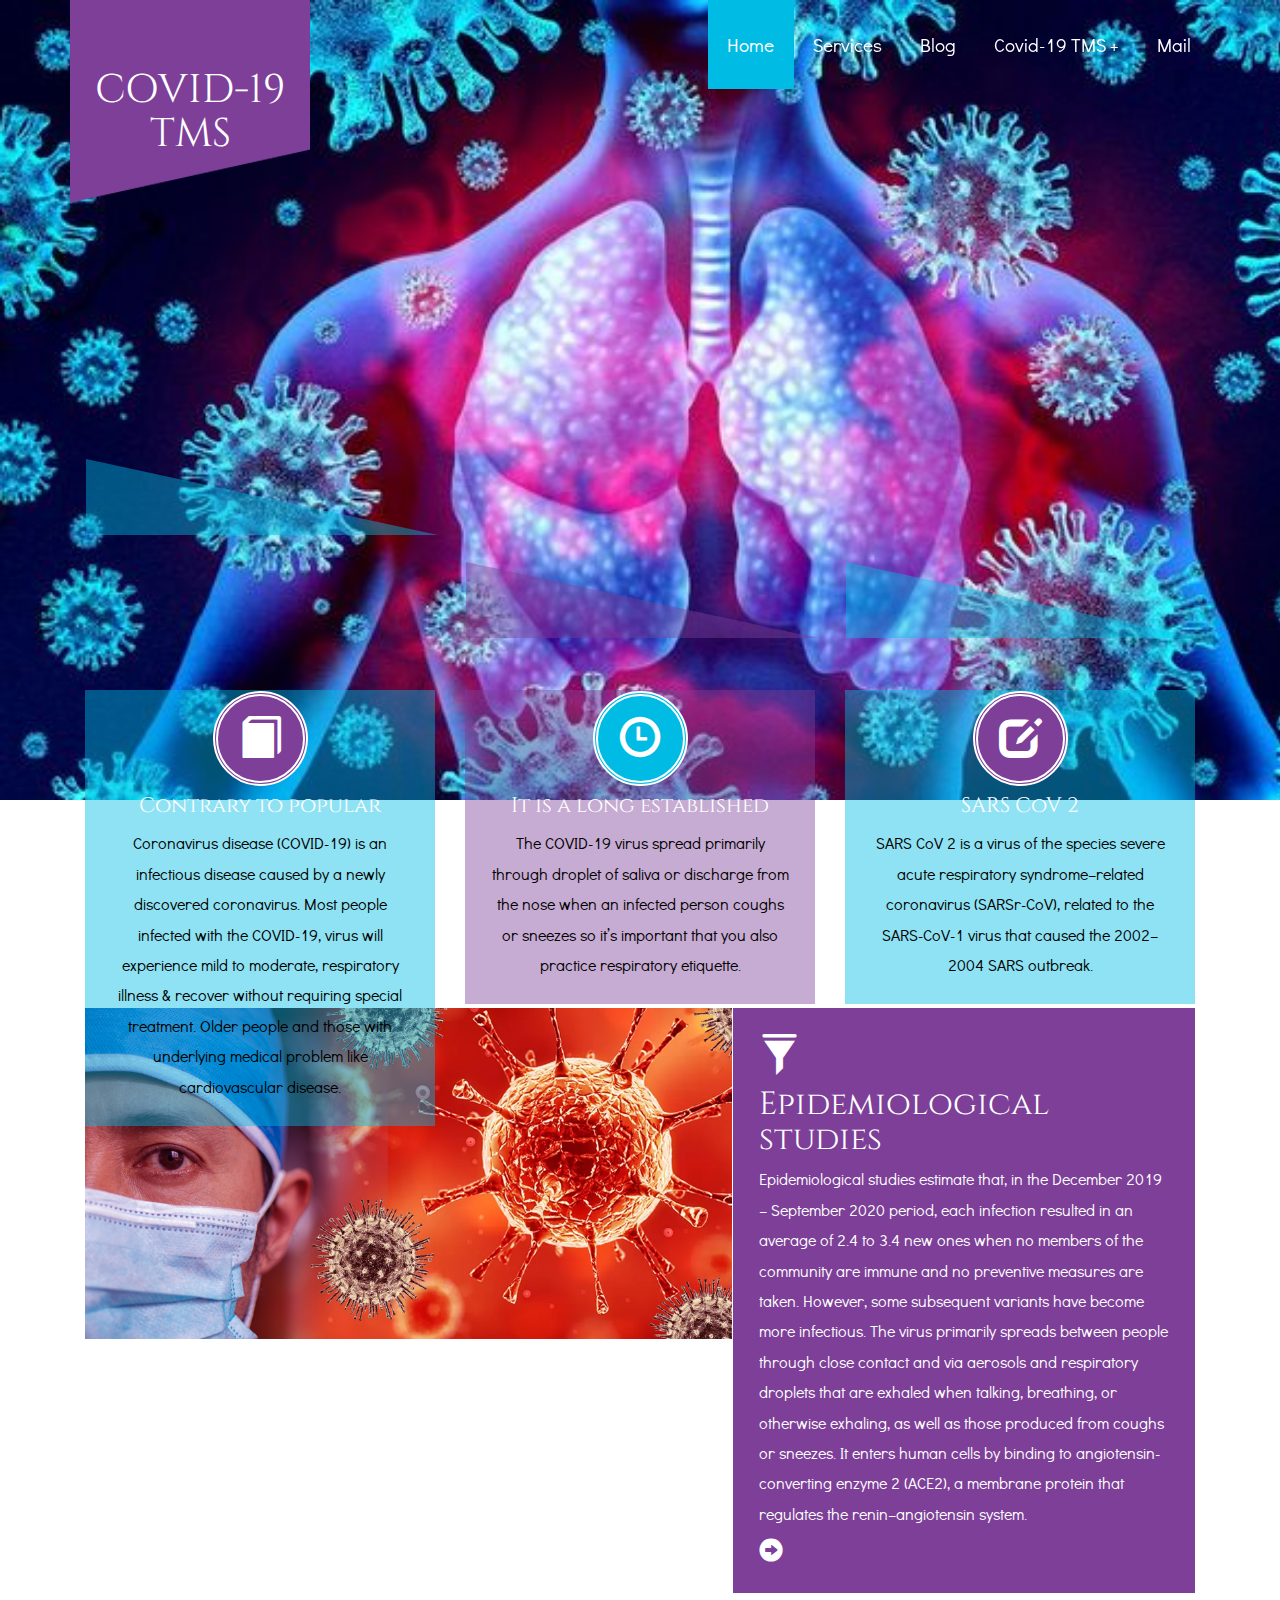
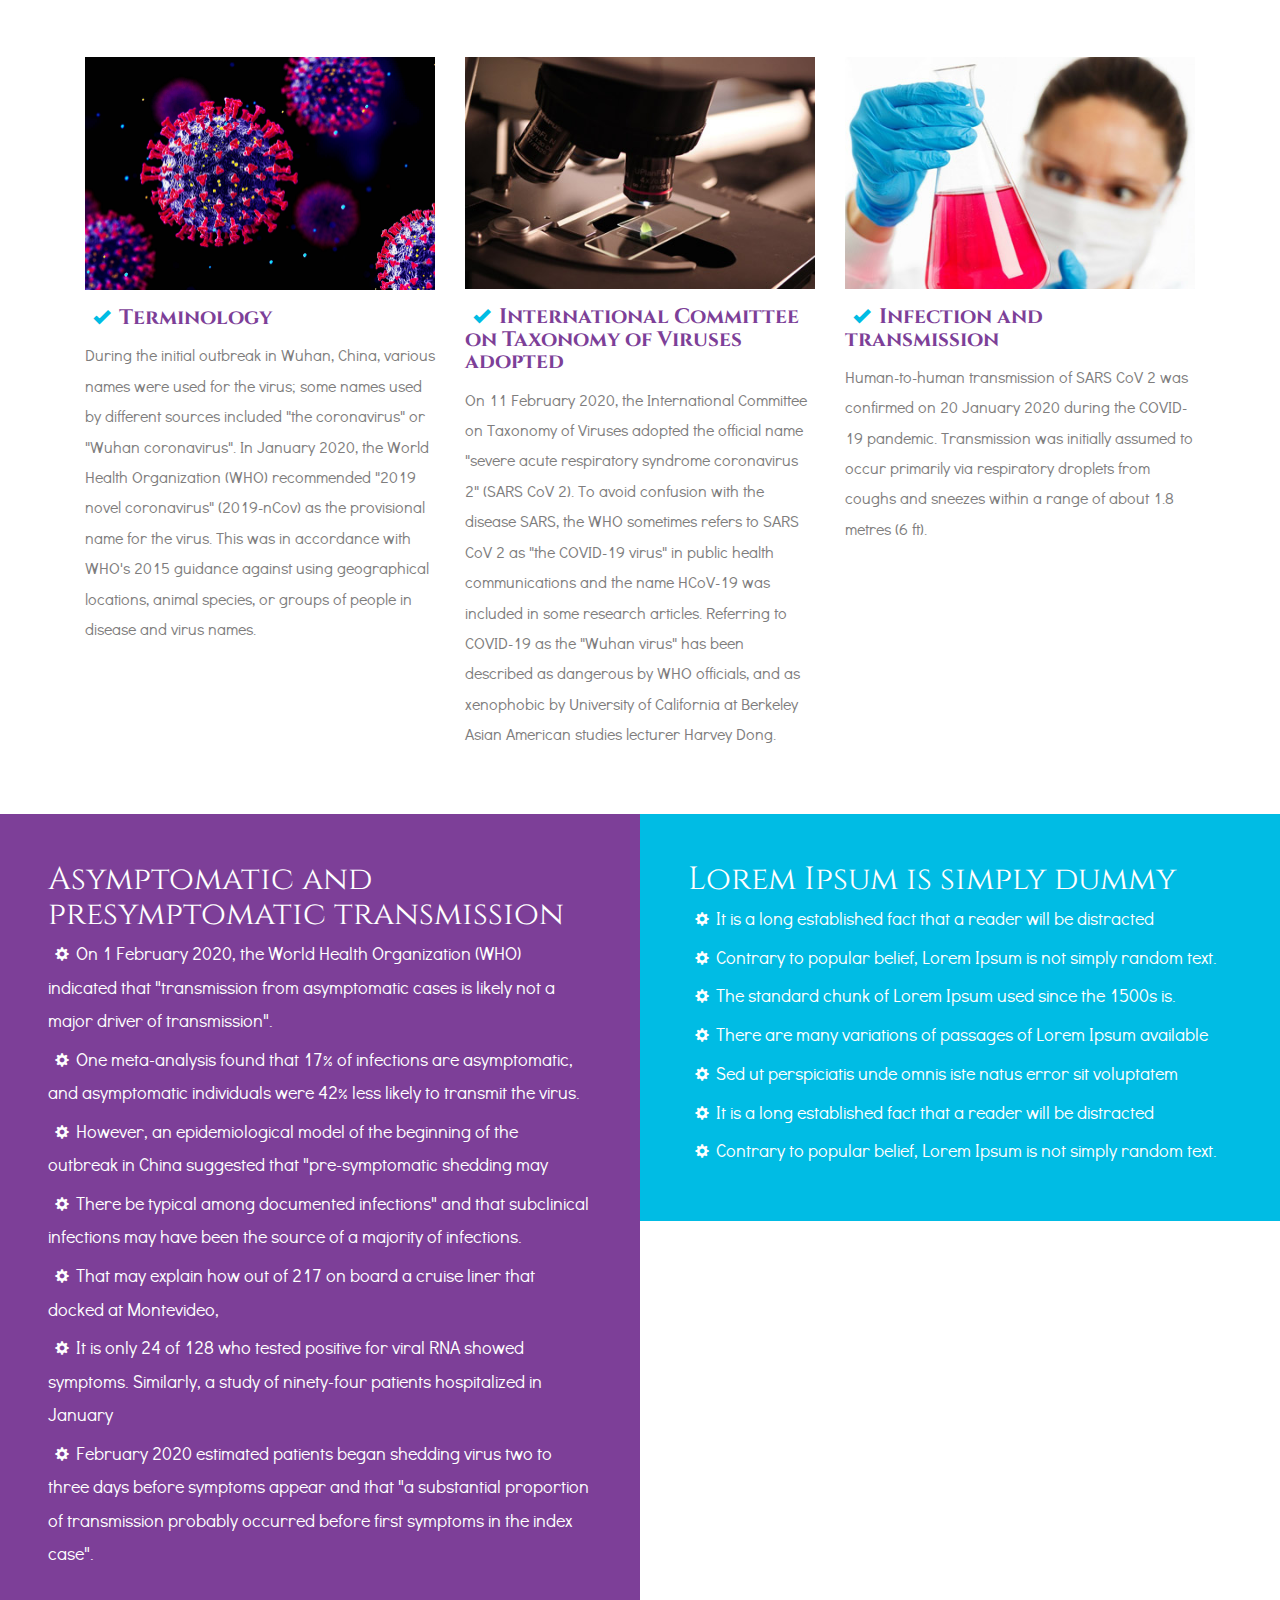
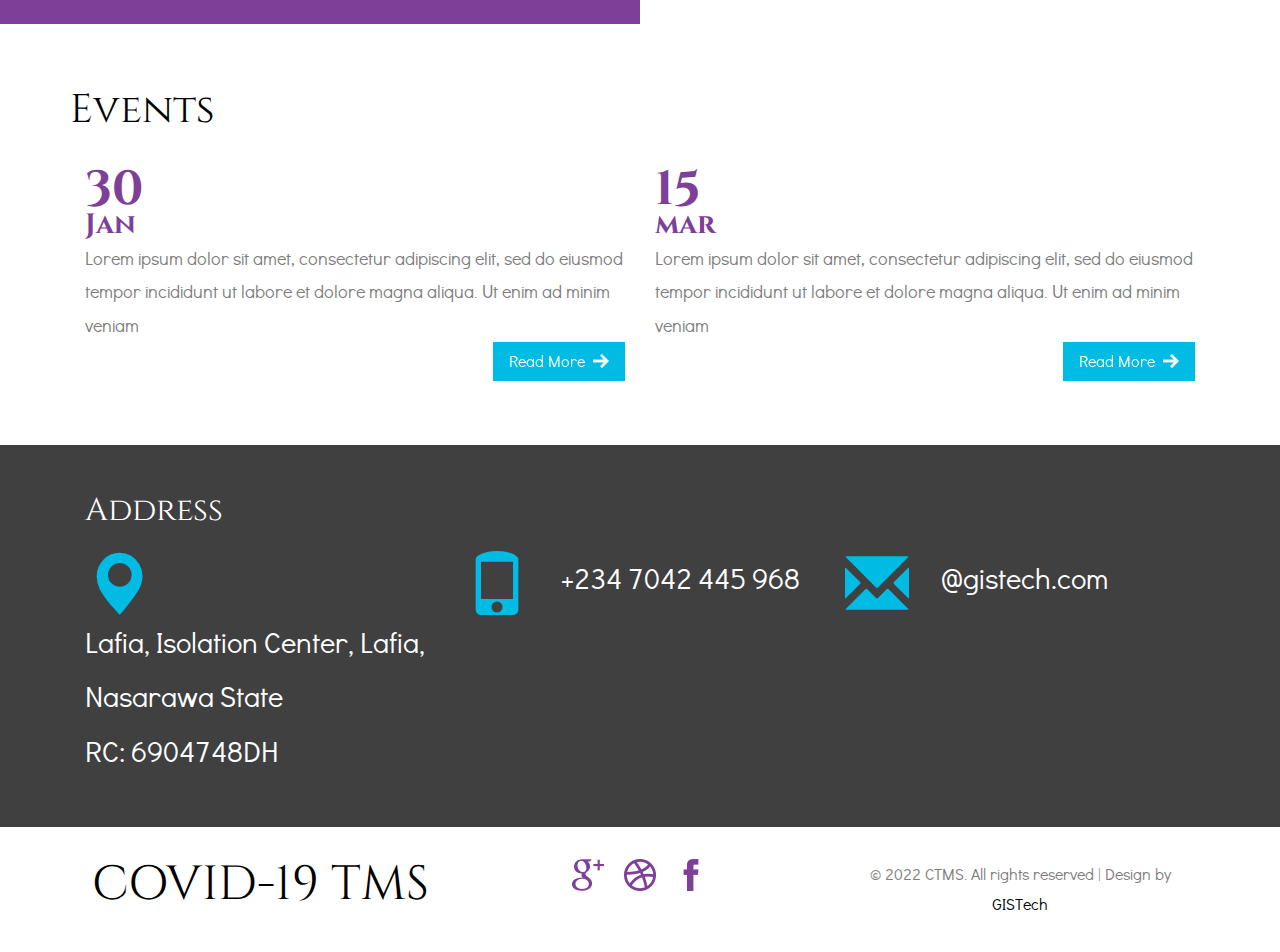
<file: index.html>
<!--A Design by W3layouts 
Author: W3layout
Author URL: http://w3layouts.com
License: Creative Commons Attribution 3.0 Unported
License URL: http://creativecommons.org/licenses/by/3.0/
-->
<!DOCTYPE html>
<html>
<head>
<title>COVID-19 Test Management System | Home :: Group 58 ~ Comp. Sc IMAP </title>
<link href="css/bootstrap.css" rel="stylesheet" type="text/css" media="all" />
<!-- jQuery (necessary for Bootstrap's JavaScript plugins) -->
<script src="js/jquery.min.js"></script>
<!-- Custom Theme files -->
<!--theme-style-->
<link href="css/style.css" rel="stylesheet" type="text/css" media="all" />	
<!--//theme-style-->
<meta name="viewport" content="width=device-width, initial-scale=1">
<meta http-equiv="Content-Type" content="text/html; charset=utf-8" />
<meta name="keywords" content="Scientist Responsive web template, Bootstrap Web Templates, Flat Web Templates, Android Compatible web template, 
Smartphone Compatible web template, free webdesigns for Nokia, Samsung, LG, SonyEricsson, Motorola web design" />
<script type="application/x-javascript"> addEventListener("load", function() { setTimeout(hideURLbar, 0); }, false); function hideURLbar(){ window.scrollTo(0,1); } </script>
</head>
<body>
<!--header-->
<div class="header">
	<div class="container">
		<div class="logo">
		<h1><a href="index.html">
			COVID-19 TMS
		</a></h1>
		</div>
		<div class="top-nav">
			<span class="menu"><img src="images/menu.png" alt=""> </span>
				<ul>
					<li class="active"><a href="index.html">Home</a></li>
					<li><a href="services.html" class="hvr-sweep-to-bottom">Services</a></li>
					<li><a href="blog.html" class="hvr-sweep-to-bottom">Blog</a></li>
					<li><a href="main.html" class="hvr-sweep-to-bottom">Covid-19 TMS +</a></li>
					<li><a href="mail.html" class="hvr-sweep-to-bottom">Mail </a></li>
				</ul>
				<div class="clearfix"> </div>
						<!--script-->
					<script>
						$("span.menu").click(function(){
							$(".top-nav ul").slideToggle(500, function(){
							});
						});
				</script>				
		</div>
		<div class="clearfix"> </div>
	</div>
<!---->
</div>
<div class="content">
	<div class="container">
		<!--content-top-->
		<div class="content-top">
			<div class="content-top1">
			  	<div class=" col-md-4 grid-top">
					<div class="top-grid">
					 <i class="glyphicon glyphicon-book"></i>
					  <div class="caption">
						<h3>Contrary to popular</h3>
						<p> Coronavirus disease (COVID-19) is an infectious disease caused by a newly discovered coronavirus. Most people infected with the COVID-19, virus will experience mild to moderate, respiratory illness & recover without requiring special treatment. Older people and those with underlying medical problem like cardiovascular disease.</p>
					 </div>
				</div>
				</div>
				<div class=" col-md-4 grid-top">
					<div class="top-grid top">
					 <i class="glyphicon glyphicon-time home1 "></i>
					  <div class="caption">
						<h3>It is a long established</h3>
						<p> The COVID-19 virus spread primarily through droplet of saliva or discharge from the nose when an infected person coughs or sneezes so it’s important that you also practice respiratory etiquette.</p>
					  </div>
					</div>
				</div>
				<div class=" col-md-4 grid-top">
					<div class="top-grid">
					 <i class="glyphicon glyphicon-edit "></i>
					  <div class="caption">
						<h3>SARS CoV 2</h3>
						<p> SARS CoV 2 is a virus of the species severe acute respiratory syndrome–related coronavirus (SARSr-CoV), related to the SARS-CoV-1 virus that caused the 2002–2004 SARS outbreak.</p>
					  </div>
					</div>
				</div>
			<div class="clearfix"> </div>
		</div>
		</div>
		<!--//content-top-->
		<!--cpntent-mid-->
		<div class="content-middle">
			<div class="col-md-7 content-mid">
				<a href="single.html"><img class="img-responsive" src="images/md.jpg" alt=""></a>
			</div>
			<div class="col-md-5 content-mid1">
				<i class="glyphicon glyphicon-filter"> </i>
				<h2>Epidemiological studies</h2>
				<p>Epidemiological studies estimate that, in the December 2019 – September 2020 period, each infection resulted in an average of 2.4 to 3.4 new ones when no members of the community are immune and no preventive measures are taken. However, some subsequent variants have become more infectious. The virus primarily spreads between people through close contact and via aerosols and respiratory droplets that are exhaled when talking, breathing, or otherwise exhaling, as well as those produced from coughs or sneezes. It enters human cells by binding to angiotensin-converting enzyme 2 (ACE2), a membrane protein that regulates the renin–angiotensin system. </p>
				<a href="single.html"><i class="glyphicon glyphicon-circle-arrow-right"> </i></a>
			</div>
			<div class="clearfix"> </div>
		</div>
		<!--//content-mid-->
		<!--content-left-->
		<div class="content-left">
			<div class="col-md-4 content-left-top">
				<a href="single.html"><img class="img-responsive" src="images/md1.jpg" alt=""></a>
				<div class=" content-left-bottom">
					<h4><i class="glyphicon glyphicon-ok"></i><a href="single.html">Terminology</a></h4>
					<p>During the initial outbreak in Wuhan, China, various names were used for the virus; some names used by different sources included "the coronavirus" or "Wuhan coronavirus". In January 2020, the World Health Organization (WHO) recommended "2019 novel coronavirus" (2019-nCov) as the provisional name for the virus. This was in accordance with WHO's 2015 guidance against using geographical locations, animal species, or groups of people in disease and virus names. </p>				
				</div>
			</div>
			<div class="col-md-4 content-left-top">
				<a href="single.html"><img class="img-responsive" src="images/md3.jpg" alt=""></a>
				<div class=" content-left-bottom">
					<h4><i class="glyphicon glyphicon-ok"></i><a href="single.html">International Committee on Taxonomy of Viruses adopted</a></h4>
					<p>On 11 February 2020, the International Committee on Taxonomy of Viruses adopted the official name "severe acute respiratory syndrome coronavirus 2" (SARS CoV 2). To avoid confusion with the disease SARS, the WHO sometimes refers to SARS CoV 2 as "the COVID-19 virus" in public health communications and the name HCoV-19 was included in some research articles. Referring to COVID-19 as the "Wuhan virus" has been described as dangerous by WHO officials, and as xenophobic by University of California at Berkeley Asian American studies lecturer Harvey Dong. </p>				
				</div>
			</div>
			<div class="col-md-4 content-left-top">
				<a href="single.html"><img class="img-responsive" src="images/md2.jpg" alt=""></a>
				<div class=" content-left-bottom">
					<h4><i class="glyphicon glyphicon-ok"></i><a href="single.html">Infection and transmission</a></h4>
					<p>Human-to-human transmission of SARS CoV 2 was confirmed on 20 January 2020 during the COVID-19 pandemic. Transmission was initially assumed to occur primarily via respiratory droplets from coughs and sneezes within a range of about 1.8 metres (6 ft).</p>				
				</div>
			</div>
			<div class="clearfix"> </div>
		</div>
		<!--//content-left-->
	</div>
	<!--content-right-->
	<div class="content-right">
		<div class="col-md-6 content-right-top">
			<h3>Asymptomatic and presymptomatic transmission</h3>
			<ul>
				<li><a href="#"><i class="glyphicon glyphicon-cog"> </i>On 1 February 2020, the World Health Organization (WHO) indicated that "transmission from asymptomatic cases is likely not a major driver of transmission".</a></li>
					<li><a href="#"><i class="glyphicon glyphicon-cog"> </i>One meta-analysis found that 17% of infections are asymptomatic, and asymptomatic individuals were 42% less likely to transmit the virus. </a></li>
					<li><a href="#"><i class="glyphicon glyphicon-cog"> </i>However, an epidemiological model of the beginning of the outbreak in China suggested that "pre-symptomatic shedding may </a></li>
					<li><a href="#"><i class="glyphicon glyphicon-cog"> </i>There be typical among documented infections" and that subclinical infections may have been the source of a majority of infections.</a></li>
					<li><a href="#"><i class="glyphicon glyphicon-cog"> </i>That may explain how out of 217 on board a cruise liner that docked at Montevideo,</a></li>
					<li><a href="#"><i class="glyphicon glyphicon-cog"> </i>It is only 24 of 128 who tested positive for viral RNA showed symptoms. Similarly, a study of ninety-four patients hospitalized in January</a></li>
					<li><a href="#"><i class="glyphicon glyphicon-cog"> </i>February 2020 estimated patients began shedding virus two to three days before symptoms appear and that "a substantial proportion of transmission probably occurred before first symptoms in the index case".</a></li>
				
			</ul>
		</div>
		<div class="col-md-6 content-right-top col1">
			<h3>Lorem Ipsum is simply dummy</h3>
			<ul>
				<li><a href="#"><i class="glyphicon glyphicon-cog"> </i>It is a long established fact that a reader will be distracted</a></li>
					<li><a href="#"><i class="glyphicon glyphicon-cog"> </i>Contrary to popular belief, Lorem Ipsum is not simply random text.</a></li>
					<li><a href="#"><i class="glyphicon glyphicon-cog"> </i>The standard chunk of Lorem Ipsum used since the 1500s is.</a></li>
					<li><a href="#"><i class="glyphicon glyphicon-cog"> </i>There are many variations of passages of Lorem Ipsum available</a></li>
					<li><a href="#"><i class="glyphicon glyphicon-cog"> </i>Sed ut perspiciatis unde omnis iste natus error sit voluptatem</a></li>
					<li><a href="#"><i class="glyphicon glyphicon-cog"> </i>It is a long established fact that a reader will be distracted</a></li>
					<li><a href="#"><i class="glyphicon glyphicon-cog"> </i>Contrary to popular belief, Lorem Ipsum is not simply random text.</a></li>
				
			</ul>
		</div>
		<div class="clearfix"> </div>
	</div>
	<!--//content-right-->
	<!--content-bottom-->
	<div class="content-bottom">
		<div class="container">
			<h4>Events</h4>
			<div class="col-md-6 content-bottom-top">
				<span>30<small>Jan</small></span>
				<p>Lorem ipsum dolor sit amet, consectetur adipiscing elit, sed do eiusmod tempor incididunt ut labore et dolore magna aliqua. Ut enim ad minim veniam</p>
				<a href="single.html" class="hvr-icon-wobble-horizontal">Read More</a>
			</div>
			<div class="col-md-6 content-bottom-top">
				<span>15<small>mar</small></span>
				<p>Lorem ipsum dolor sit amet, consectetur adipiscing elit, sed do eiusmod tempor incididunt ut labore et dolore magna aliqua. Ut enim ad minim veniam</p>
				<a href="single.html" class="hvr-icon-wobble-horizontal">Read More</a>
			</div>
			<div class="clearfix"> </div>
		</div>
	</div>
	<!--//content-bottom-->
	<!--address-->
	<div class="address">
		<div class="container">
			<div class=" address-more">
				<h3>Address</h3>
				<div class="col-md-4 address-grid">
					<i class="glyphicon glyphicon-map-marker"></i>
					<div class="address1">
						<p>Lafia, Isolation Center, Lafia, Nasarawa State</p>
						<p>RC: 6904748DH</p>
					</div>
						<div class="clearfix"> </div>
				</div>
				<div class="col-md-4 address-grid ">
					<i class="glyphicon glyphicon-phone"></i>
						<div class="address1">
							<p>+234 7042 445 968</p>
						</div>
					<div class="clearfix"> </div>
				</div>
				<div class="col-md-4 address-grid ">
					<i class="glyphicon glyphicon-envelope"></i>
						<div class="address1">
							<p><a href="GISTech:@example.com"> @gistech.com</a></p>
						</div>
					<div class="clearfix"> </div>
				</div>
				<div class="clearfix"> </div>
			</div>
		</div>
	</div>
	<!--//address-->	
</div>
<!--footer-->
<div class="footer">
	<div class="container">
		<div class="col-md-4 footer-top">
			<h3><a href="index.html">COVID-19 TMS</a></h3>
		</div>
		<div class="col-md-4 footer-top1">
			<ul class="social">
						<li><a href="#"><i> </i></a></li>
						<li><a href="#"><i class="dribble"> </i></a></li>
						<li><a href="#"><i class="facebook"> </i></a></li>
					</ul>
		</div>
		<div class="col-md-4 footer-top2">
			<p >© 2022 CTMS. All rights reserved | Design by <a href="#" target="_blank">GISTech</a> </p>
		
		</div>
		<div class="clearfix"> </div>
	</div>
</div>
</body>
</html>
</file>
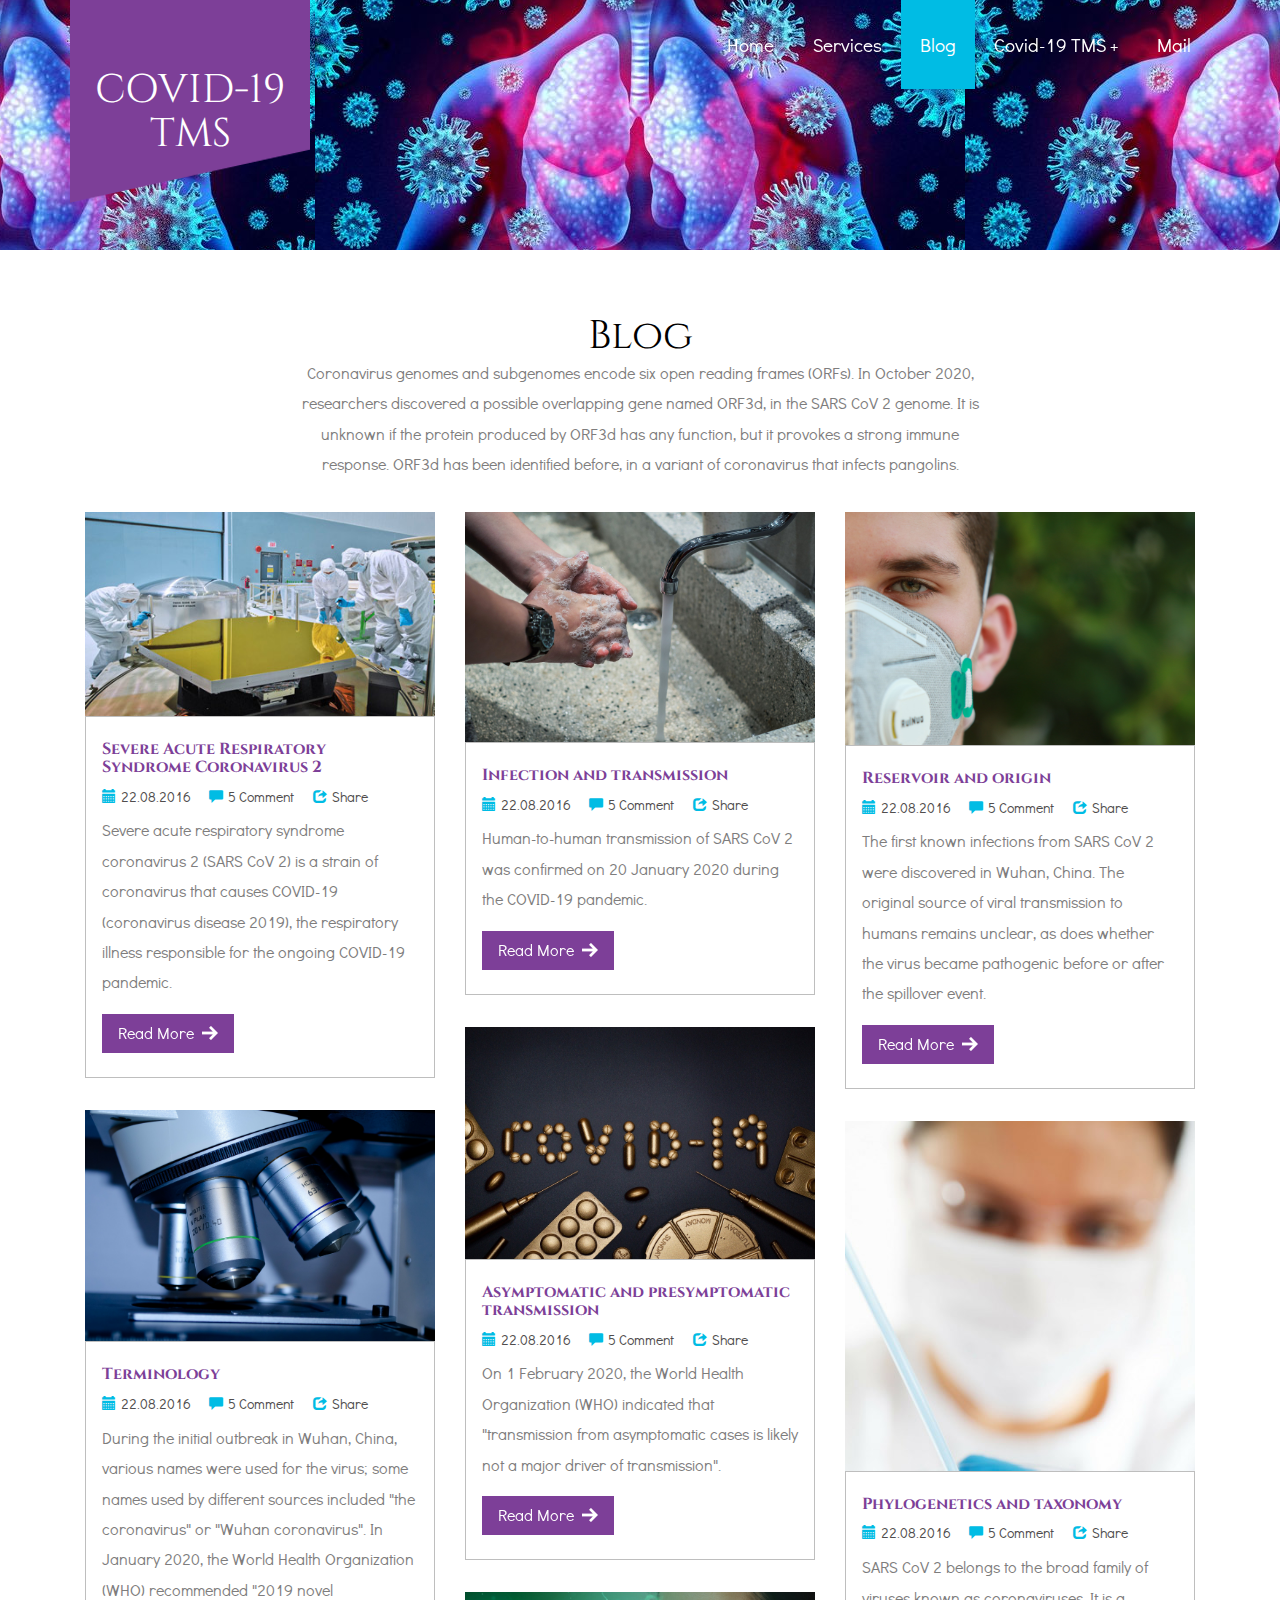
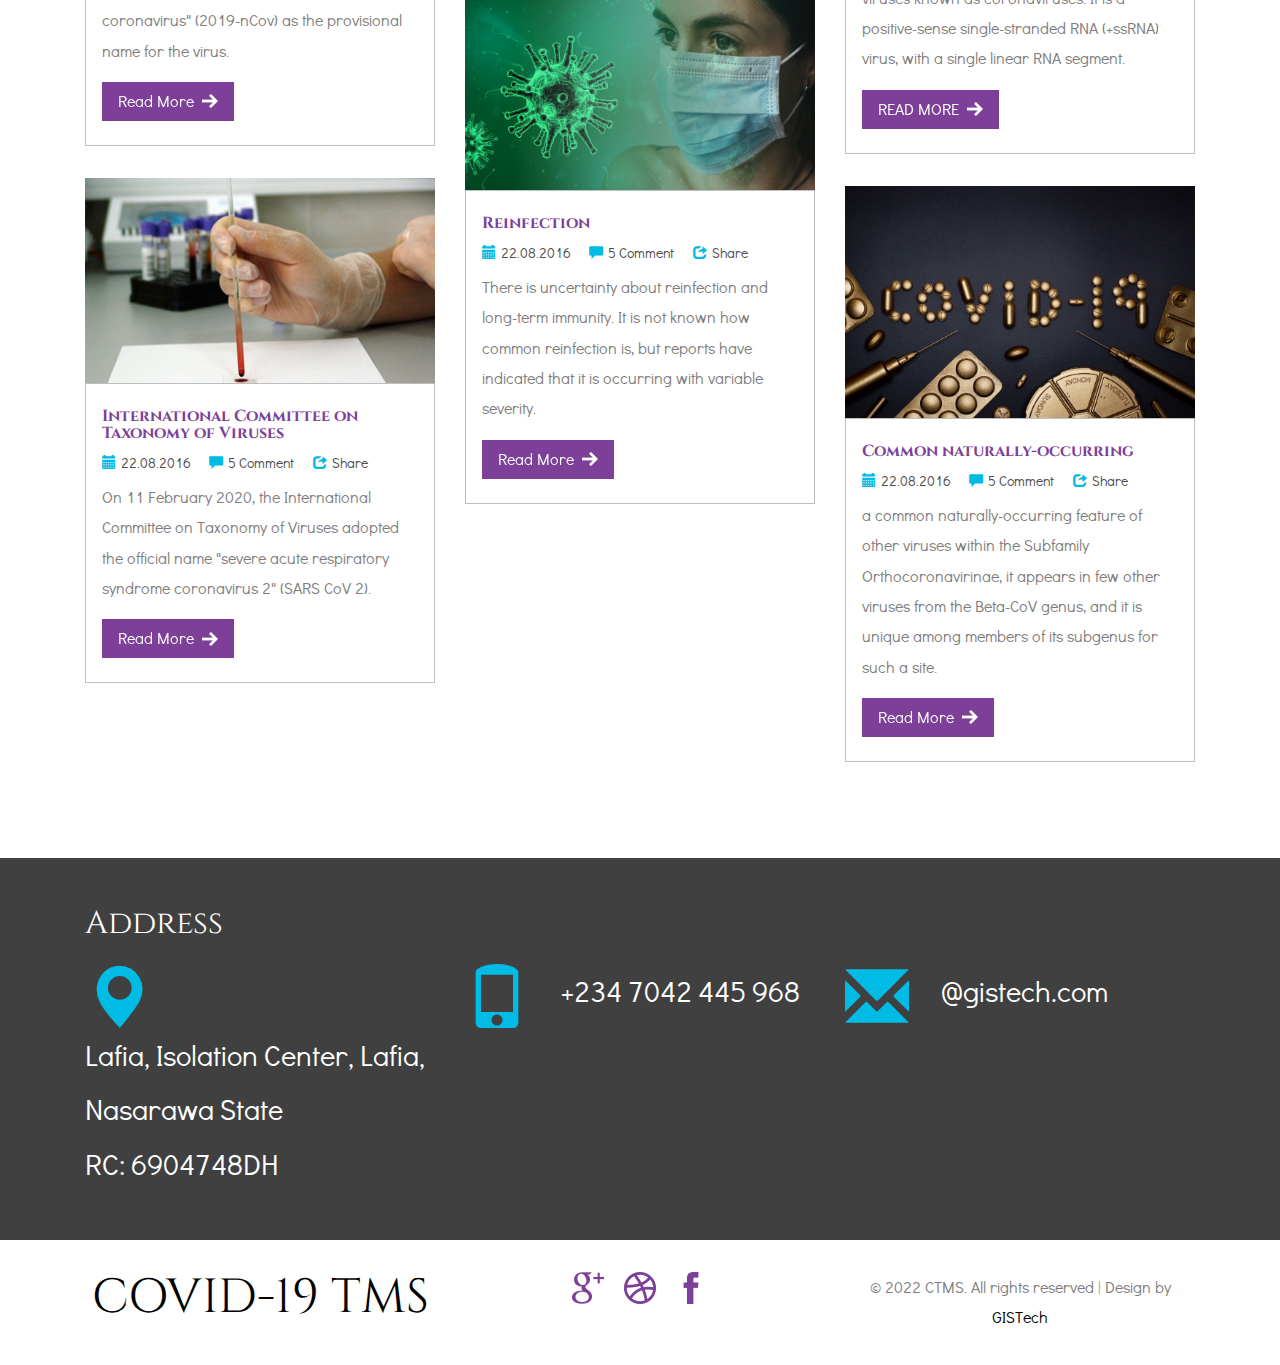
<file: blog.html>
<!--A Design by W3layouts 
Author: W3layout
Author URL: http://w3layouts.com
License: Creative Commons Attribution 3.0 Unported
License URL: http://creativecommons.org/licenses/by/3.0/
-->
<!DOCTYPE html>
<html>
<head>
<title>COVID-19 Test Management System | Blog :: Group 58 ~ Comp. Sc IMAP </title>
<link href="css/bootstrap.css" rel="stylesheet" type="text/css" media="all" />
<!-- jQuery (necessary for Bootstrap's JavaScript plugins) -->
<script src="js/jquery.min.js"></script>
<!-- Custom Theme files -->
<!--theme-style-->
<link href="css/style.css" rel="stylesheet" type="text/css" media="all" />	
<!--//theme-style-->
<meta name="viewport" content="width=device-width, initial-scale=1">
<meta http-equiv="Content-Type" content="text/html; charset=utf-8" />
<meta name="keywords" content="Scientist Responsive web template, Bootstrap Web Templates, Flat Web Templates, Android Compatible web template, 
Smartphone Compatible web template, free webdesigns for Nokia, Samsung, LG, SonyEricsson, Motorola web design" />
<script type="application/x-javascript"> addEventListener("load", function() { setTimeout(hideURLbar, 0); }, false); function hideURLbar(){ window.scrollTo(0,1); } </script>
</head>
<body>
<!--header-->
<div class="header header-top">
	<div class="container">
		<div class="logo">
		<h1><a href="index.html">
			COVID-19 TMS
		</a></h1>
		</div>
		<div class="top-nav">
			<span class="menu"><img src="images/menu.png" alt=""> </span>
				<ul>
					<li ><a href="index.html" class="hvr-sweep-to-bottom">Home</a></li>
					<li><a href="services.html" class="hvr-sweep-to-bottom">Services</a></li>
					<li  class="active"><a href="blog.html" >Blog</a></li>
					<li><a href="covid-tms/index.php" class="hvr-sweep-to-bottom">Covid-19 TMS +</a></li>
					<li><a href="mail.html" class="hvr-sweep-to-bottom">Mail </a></li>
				</ul>
				<div class="clearfix"> </div>
						<!--script-->
					<script>
						$("span.menu").click(function(){
							$(".top-nav ul").slideToggle(500, function(){
							});
						});
				</script>				
		</div>
		<div class="clearfix"> </div>
	</div>
<!---->
</div>
<!--contact-->	
<div class="container">
	<div class="blog">
		<div class="top-blog">
			<h2>Blog</h2>
			<p>Coronavirus genomes and subgenomes encode six open reading frames (ORFs). In October 2020, researchers discovered a possible overlapping gene named ORF3d, in the SARS CoV 2 genome. It is unknown if the protein produced by ORF3d has any function, but it provokes a strong immune response. ORF3d has been identified before, in a variant of coronavirus that infects pangolins.  </p>
		</div>	
			<div class="blog-head">
				<div class="col-md-4 blog-bottom">
				<div class=" blog-top">
					<a href="single.html" >
					 	<img class="img-responsive" src="images/bl.jpg" alt=""  />
					</a>
					<div class="blog-grid">
						<h3><a href="single.html">Severe Acute Respiratory Syndrome Coronavirus 2</a></h3>
						<ul class="grid-blog">
							<li><span><i class="glyphicon glyphicon-calendar"> </i>22.08.2016</span></li>
							<li><a href="#"><i class="glyphicon glyphicon-comment"> </i>5 Comment</a></li>
							<li><a href="#"><i class="glyphicon glyphicon-share"> </i>Share</a></li>
						</ul>
						<p>Severe acute respiratory syndrome coronavirus 2 (SARS CoV 2) is a strain of coronavirus that causes COVID-19 (coronavirus disease 2019), the respiratory illness responsible for the ongoing COVID-19 pandemic. </p>
						<a href="single.html" class="hvr-icon-wobble-horizontal">Read More</a>
					</div>							
				</div>
				<div class=" blog-top">
					<a href="single.html" >
					 	<img class="img-responsive" src="images/bl2.jpg" alt=""  />
					</a>
					<div class="blog-grid">
						<h3><a href="single.html">Terminology</a></h3>
						<ul class="grid-blog">
							<li><span><i class="glyphicon glyphicon-calendar"> </i>22.08.2016</span></li>
							<li><a href="#"><i class="glyphicon glyphicon-comment"> </i>5 Comment</a></li>
							<li><a href="#"><i class="glyphicon glyphicon-share"> </i>Share</a></li>
						</ul>
						<p>During the initial outbreak in Wuhan, China, various names were used for the virus; some names used by different sources included "the coronavirus" or "Wuhan coronavirus". In January 2020, the World Health Organization (WHO) recommended "2019 novel coronavirus" (2019-nCov) as the provisional name for the virus. </p>
						<a href="single.html" class="hvr-icon-wobble-horizontal">Read More</a>
					</div>							
				</div>
				<div class=" blog-top">
					<a href="single.html" >
					 	<img class="img-responsive" src="images/bl1.jpg" alt=""  />
					</a>
					<div class="blog-grid">
						<h3><a href="single.html"> International Committee on Taxonomy of Viruses</a></h3>
						<ul class="grid-blog">
							<li><span><i class="glyphicon glyphicon-calendar"> </i>22.08.2016</span></li>
							<li><a href="#"><i class="glyphicon glyphicon-comment"> </i>5 Comment</a></li>
							<li><a href="#"><i class="glyphicon glyphicon-share"> </i>Share</a></li>
						</ul>
						<p>On 11 February 2020, the International Committee on Taxonomy of Viruses adopted the official name "severe acute respiratory syndrome coronavirus 2" (SARS CoV 2). </p>
						<a href="single.html" class="hvr-icon-wobble-horizontal">Read More</a>
					</div>							
				</div>
			</div>
				<div class="col-md-4 blog-bottom">
				<div class=" blog-top">
					<a href="single.html" >
					 	<img class="img-responsive" src="images/bl3.jpg" alt=""  />
					</a>
					<div class="blog-grid">
						<h3><a href="single.html">Infection and transmission</a></h3>
						<ul class="grid-blog">
							<li><span><i class="glyphicon glyphicon-calendar"> </i>22.08.2016</span></li>
							<li><a href="#"><i class="glyphicon glyphicon-comment"> </i>5 Comment</a></li>
							<li><a href="#"><i class="glyphicon glyphicon-share"> </i>Share</a></li>
						</ul>
						<p>Human-to-human transmission of SARS CoV 2 was confirmed on 20 January 2020 during the COVID-19 pandemic.</p>
						<a href="single.html" class="hvr-icon-wobble-horizontal">Read More</a>
					</div>							
				</div>
				<div class=" blog-top">
					<a href="single.html" >
					 	<img class="img-responsive" src="images/bl5.jpg" alt=""  />
					</a>
					<div class="blog-grid">
						<h3><a href="single.html">Asymptomatic and presymptomatic transmission</a></h3>
						<ul class="grid-blog">
							<li><span><i class="glyphicon glyphicon-calendar"> </i>22.08.2016</span></li>
							<li><a href="#"><i class="glyphicon glyphicon-comment"> </i>5 Comment</a></li>
							<li><a href="#"><i class="glyphicon glyphicon-share"> </i>Share</a></li>
						</ul>
						<p>On 1 February 2020, the World Health Organization (WHO) indicated that "transmission from asymptomatic cases is likely not a major driver of transmission". </p>
						<a href="single.html" class="hvr-icon-wobble-horizontal">Read More</a>
					</div>							
				</div>
				<div class=" blog-top">
					<a href="single.html" >
					 	<img class="img-responsive" src="images/bl4.jpg" alt=""  />
					</a>
					<div class="blog-grid">
						<h3><a href="single.html">Reinfection</a></h3>
						<ul class="grid-blog">
							<li><span><i class="glyphicon glyphicon-calendar"> </i>22.08.2016</span></li>
							<li><a href="#"><i class="glyphicon glyphicon-comment"> </i>5 Comment</a></li>
							<li><a href="#"><i class="glyphicon glyphicon-share"> </i>Share</a></li>
						</ul>
						<p>There is uncertainty about reinfection and long-term immunity. It is not known how common reinfection is, but reports have indicated that it is occurring with variable severity. </p>
						<a href="single.html" class="hvr-icon-wobble-horizontal">Read More</a>
					</div>							
				</div>
			</div>
				<div class="col-md-4 blog-bottom">
				<div class=" blog-top">
					<a href="single.html" >
					 	<img class="img-responsive" src="images/bl6.jpg" alt=""  />
					</a>
					<div class="blog-grid">
						<h3><a href="single.html">Reservoir and origin</a></h3>
						<ul class="grid-blog">
							<li><span><i class="glyphicon glyphicon-calendar"> </i>22.08.2016</span></li>
							<li><a href="#"><i class="glyphicon glyphicon-comment"> </i>5 Comment</a></li>
							<li><a href="#"><i class="glyphicon glyphicon-share"> </i>Share</a></li>
						</ul>
						<p>The first known infections from SARS CoV 2 were discovered in Wuhan, China. The original source of viral transmission to humans remains unclear, as does whether the virus became pathogenic before or after the spillover event. </p>
						<a href="single.html" class="hvr-icon-wobble-horizontal">Read More</a>
					</div>							
				</div>
				<div class=" blog-top">
					<a href="single.html" >
					 	<img class="img-responsive" src="images/bl8.jpg" alt=""  />
					</a>
					<div class="blog-grid">
						<h3><a href="single.html">Phylogenetics and taxonomy</a></h3>
						<ul class="grid-blog">
							<li><span><i class="glyphicon glyphicon-calendar"> </i>22.08.2016</span></li>
							<li><a href="#"><i class="glyphicon glyphicon-comment"> </i>5 Comment</a></li>
							<li><a href="#"><i class="glyphicon glyphicon-share"> </i>Share</a></li>
						</ul>
						<p>SARS CoV 2 belongs to the broad family of viruses known as coronaviruses. It is a positive-sense single-stranded RNA (+ssRNA) virus, with a single linear RNA segment.</p>						
						<a href="single.html" class="hvr-icon-wobble-horizontal">READ MORE</a>
					</div>							
				</div>
				<div class=" blog-top">
					<a href="single.html" >
					 	<img class="img-responsive" src="images/bl5.jpg" alt=""  />
					</a>
					<div class="blog-grid">
						<h3><a href="single.html">Common naturally-occurring</a></h3>
						<ul class="grid-blog">
							<li><span><i class="glyphicon glyphicon-calendar"> </i>22.08.2016</span></li>
							<li><a href="#"><i class="glyphicon glyphicon-comment"> </i>5 Comment</a></li>
							<li><a href="#"><i class="glyphicon glyphicon-share"> </i>Share</a></li>
						</ul>
						<p>a common naturally-occurring feature of other viruses within the Subfamily Orthocoronavirinae, it appears in few other viruses from the Beta-CoV genus, and it is unique among members of its subgenus for such a site. </p>
						<a href="single.html" class="hvr-icon-wobble-horizontal">Read More</a>
					</div>							
				</div>
			</div>
			<div class="clearfix"> </div>
	    </div>
   </div>
</div>
	<!--address-->
	<div class="address">
		<div class="container">
			<div class=" address-more">
				<h3>Address</h3>
				<div class="col-md-4 address-grid">
					<i class="glyphicon glyphicon-map-marker"></i>
					<div class="address1">
						<p>Lafia, Isolation Center, Lafia, Nasarawa State</p>
						<p>RC: 6904748DH</p>
					</div>
						<div class="clearfix"> </div>
				</div>
				<div class="col-md-4 address-grid ">
					<i class="glyphicon glyphicon-phone"></i>
						<div class="address1">
							<p>+234 7042 445 968</p>
						</div>
					<div class="clearfix"> </div>
				</div>
				<div class="col-md-4 address-grid ">
					<i class="glyphicon glyphicon-envelope"></i>
						<div class="address1">
							<p><a href="GISTech:@example.com"> @gistech.com</a></p>
						</div>
					<div class="clearfix"> </div>
				</div>
				<div class="clearfix"> </div>
			</div>
		</div>
	</div>
	<!--//address-->	
</div>
<!--footer-->
<div class="footer">
	<div class="container">
		<div class="col-md-4 footer-top">
			<h3><a href="index.html">COVID-19 TMS</a></h3>
		</div>
		<div class="col-md-4 footer-top1">
			<ul class="social">
						<li><a href="#"><i> </i></a></li>
						<li><a href="#"><i class="dribble"> </i></a></li>
						<li><a href="#"><i class="facebook"> </i></a></li>
					</ul>
		</div>
		<div class="col-md-4 footer-top2">
			<p >© 2022 CTMS. All rights reserved | Design by <a href="#" target="_blank">GISTech</a> </p>
		
		</div>
		<div class="clearfix"> </div>
	</div>
</div>
</body>
</html>
</file>
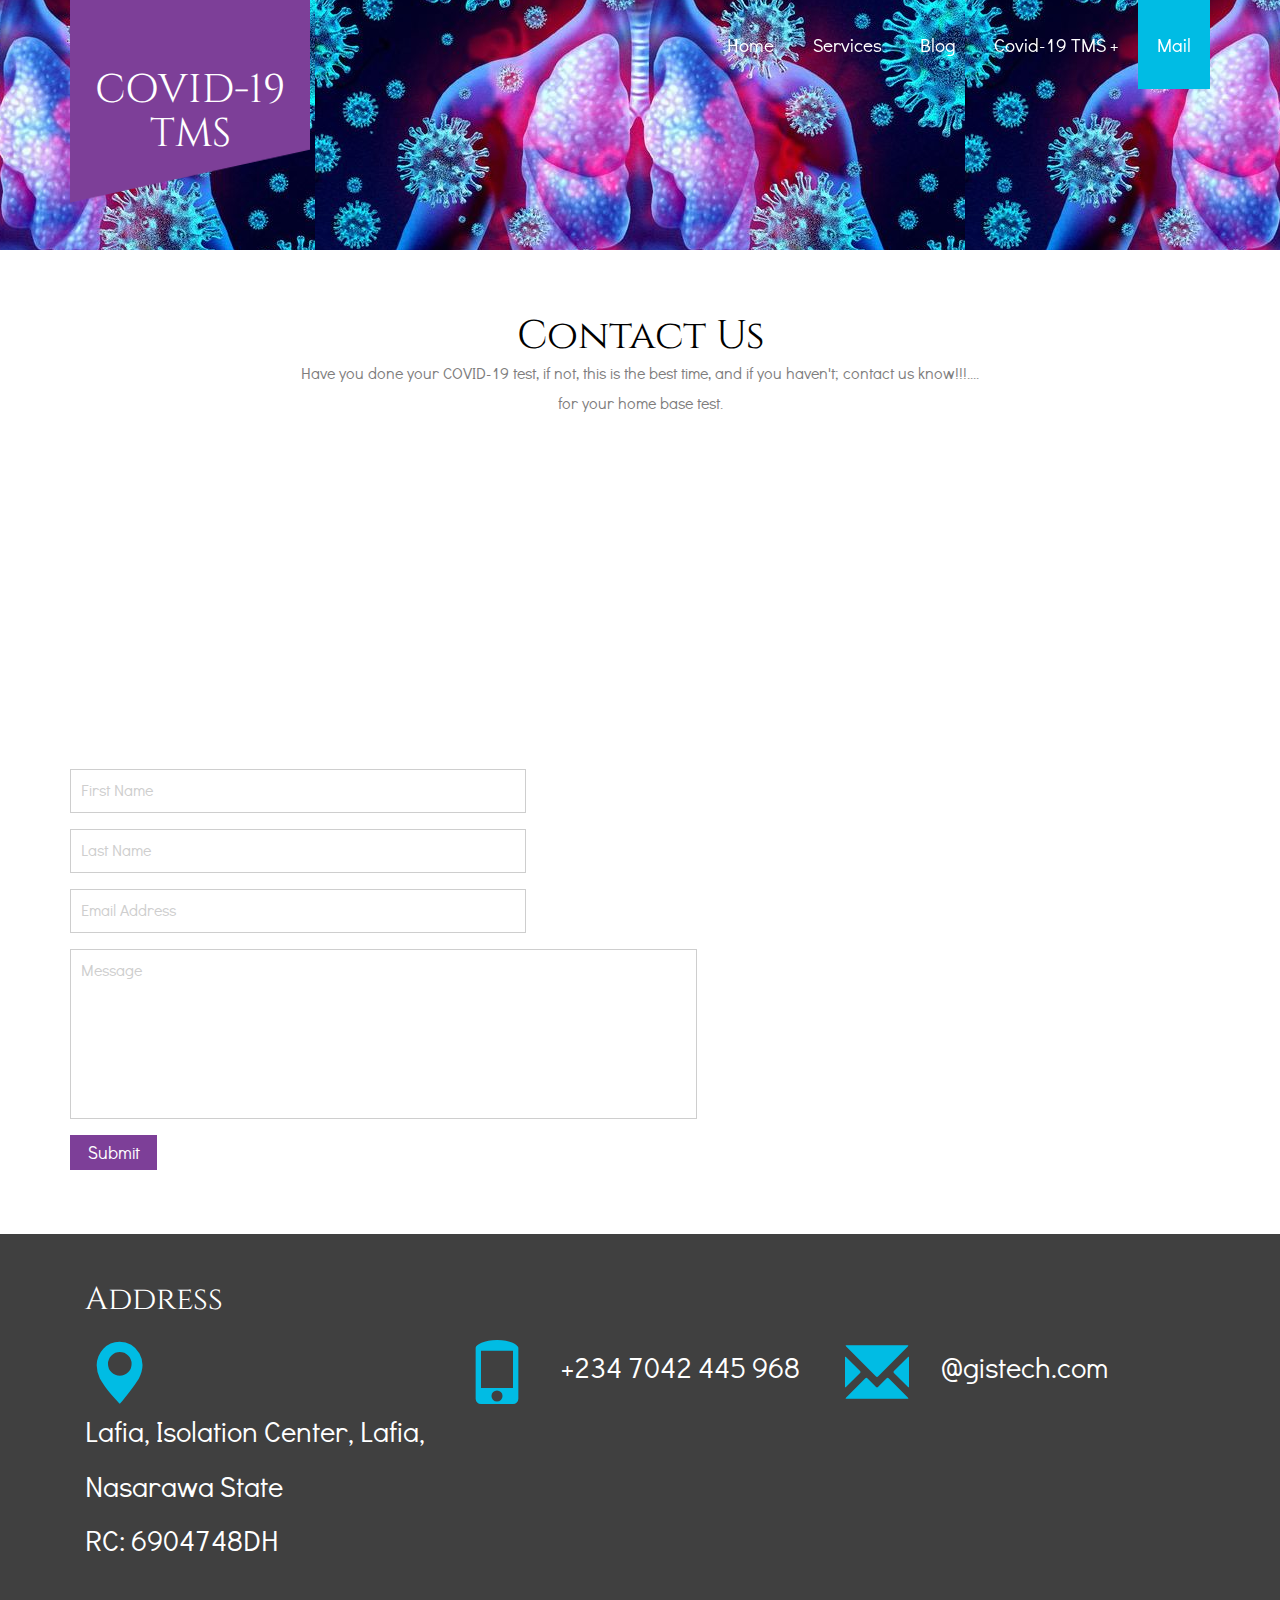
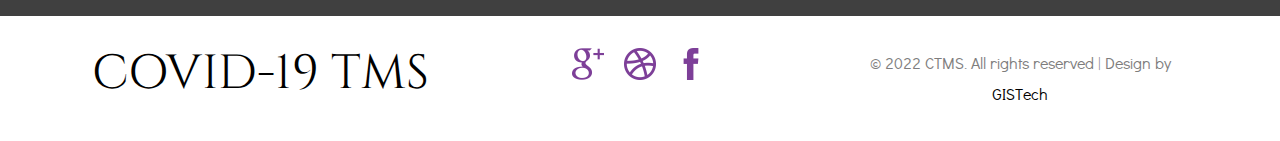
<file: mail.html>
<!--A Design by W3layouts 
Author: W3layout
Author URL: http://w3layouts.com
License: Creative Commons Attribution 3.0 Unported
License URL: http://creativecommons.org/licenses/by/3.0/
-->
<!DOCTYPE html>
<html>
<head>
<title>COVID-19 Test Management System | Mail :: Group 58 ~ Comp. Sc IMAP </title>
<link href="css/bootstrap.css" rel="stylesheet" type="text/css" media="all" />
<!-- jQuery (necessary for Bootstrap's JavaScript plugins) -->
<script src="js/jquery.min.js"></script>
<!-- Custom Theme files -->
<!--theme-style-->
<link href="css/style.css" rel="stylesheet" type="text/css" media="all" />	
<!--//theme-style-->
<meta name="viewport" content="width=device-width, initial-scale=1">
<meta http-equiv="Content-Type" content="text/html; charset=utf-8" />
<meta name="keywords" content="Scientist Responsive web template, Bootstrap Web Templates, Flat Web Templates, Android Compatible web template, 
Smartphone Compatible web template, free webdesigns for Nokia, Samsung, LG, SonyEricsson, Motorola web design" />
<script type="application/x-javascript"> addEventListener("load", function() { setTimeout(hideURLbar, 0); }, false); function hideURLbar(){ window.scrollTo(0,1); } </script>
</head>
<body>
<!--header-->
<div class="header header-top">
	<div class="container">
		<div class="logo">
		<h1><a href="index.html">
			COVID-19 TMS
		</a></h1>
		</div>
		<div class="top-nav">
			<span class="menu"><img src="images/menu.png" alt=""> </span>
				<ul>
					<li ><a href="index.html" class="hvr-sweep-to-bottom">Home</a></li>
					<li ><a href="services.html" class="hvr-sweep-to-bottom">Services</a></li>
					<li><a href="blog.html" class="hvr-sweep-to-bottom">Blog</a></li>
					<li><a href="covid-tms/index.php" class="hvr-sweep-to-bottom">Covid-19 TMS +</a></li>
					<li class="active"><a href="mail.html" class="hvr-sweep-to-bottom">Mail </a></li>
				</ul>
				<div class="clearfix"> </div>
						<!--script-->
					<script>
						$("span.menu").click(function(){
							$(".top-nav ul").slideToggle(500, function(){
							});
						});
				</script>				
		</div>
		<div class="clearfix"> </div>
	</div>
<!---->
</div>
<!--contact-->
<div class="container">
				<div class="contact">
					<div class="contact-top">
						<h2>Contact Us</h2>
						<p>Have you done your COVID-19 test, if not, this is the best time, and if you haven't; contact us know!!!....<br>for your home base test. </p>
					</div>	
					<div class="map">
				<iframe src="https://www.google.com/maps/embed?pb=!1m14!1m8!1m3!1d25090.351787808224!2d-122.2569291!3d38.179845!3m2!1i1024!2i768!4f13.1!3m3!1m2!1s0x80850c726b66df5b%3A0xfaee3a3990d21c4c!2sAmerican+Canyon%2C+CA%2C+USA!5e0!3m2!1sen!2sin!4v1413272890200"></iframe>
			 </div>
			 <div class="contact-bottom">
				 <form>
					<input type="text"  value="First Name" placeholder="" onfocus="this.value='';" onblur="if (this.value == '') {this.value = 'First Name';}">	
					<input type="text"  value="Last Name" placeholder="" onfocus="this.value='';" onblur="if (this.value == '') {this.value = 'Last Name';}">				
					<input type="text"  value="Email Address" placeholder="" onfocus="this.value='';" onblur="if (this.value == '') {this.value = 'Email Address';}">
					<textarea placeholder=""  onfocus="this.value='';" onblur="if (this.value == '') {this.value = 'Message';}" >Message</textarea>	
					<input type="submit" value="Submit">
				</form>	
			</div>			
		</div>
			</div>

	<!--address-->
	<div class="address">
		<div class="container">
			<div class=" address-more">
				<h3>Address</h3>
				<div class="col-md-4 address-grid">
					<i class="glyphicon glyphicon-map-marker"></i>
					<div class="address1">
						<p>Lafia, Isolation Center, Lafia, Nasarawa State</p>
						<p>RC: 6904748DH</p>
					</div>
						<div class="clearfix"> </div>
				</div>
				<div class="col-md-4 address-grid ">
					<i class="glyphicon glyphicon-phone"></i>
						<div class="address1">
							<p>+234 7042 445 968</p>
						</div>
					<div class="clearfix"> </div>
				</div>
				<div class="col-md-4 address-grid ">
					<i class="glyphicon glyphicon-envelope"></i>
						<div class="address1">
							<p><a href="GISTech:@example.com"> @gistech.com</a></p>
						</div>
					<div class="clearfix"> </div>
				</div>
				<div class="clearfix"> </div>
			</div>
		</div>
	</div>
	<!--//address-->	
</div>
<!--footer-->
<div class="footer">
	<div class="container">
		<div class="col-md-4 footer-top">
			<h3><a href="index.html">COVID-19 TMS</a></h3>
		</div>
		<div class="col-md-4 footer-top1">
			<ul class="social">
						<li><a href="#"><i> </i></a></li>
						<li><a href="#"><i class="dribble"> </i></a></li>
						<li><a href="#"><i class="facebook"> </i></a></li>
					</ul>
		</div>
		<div class="col-md-4 footer-top2">
			<p >© 2022 CTMS. All rights reserved | Design by <a href="#" target="_blank">GISTech</a> </p>
		
		</div>
		<div class="clearfix"> </div>
	</div>
</div>
</body>
</html>
</file>
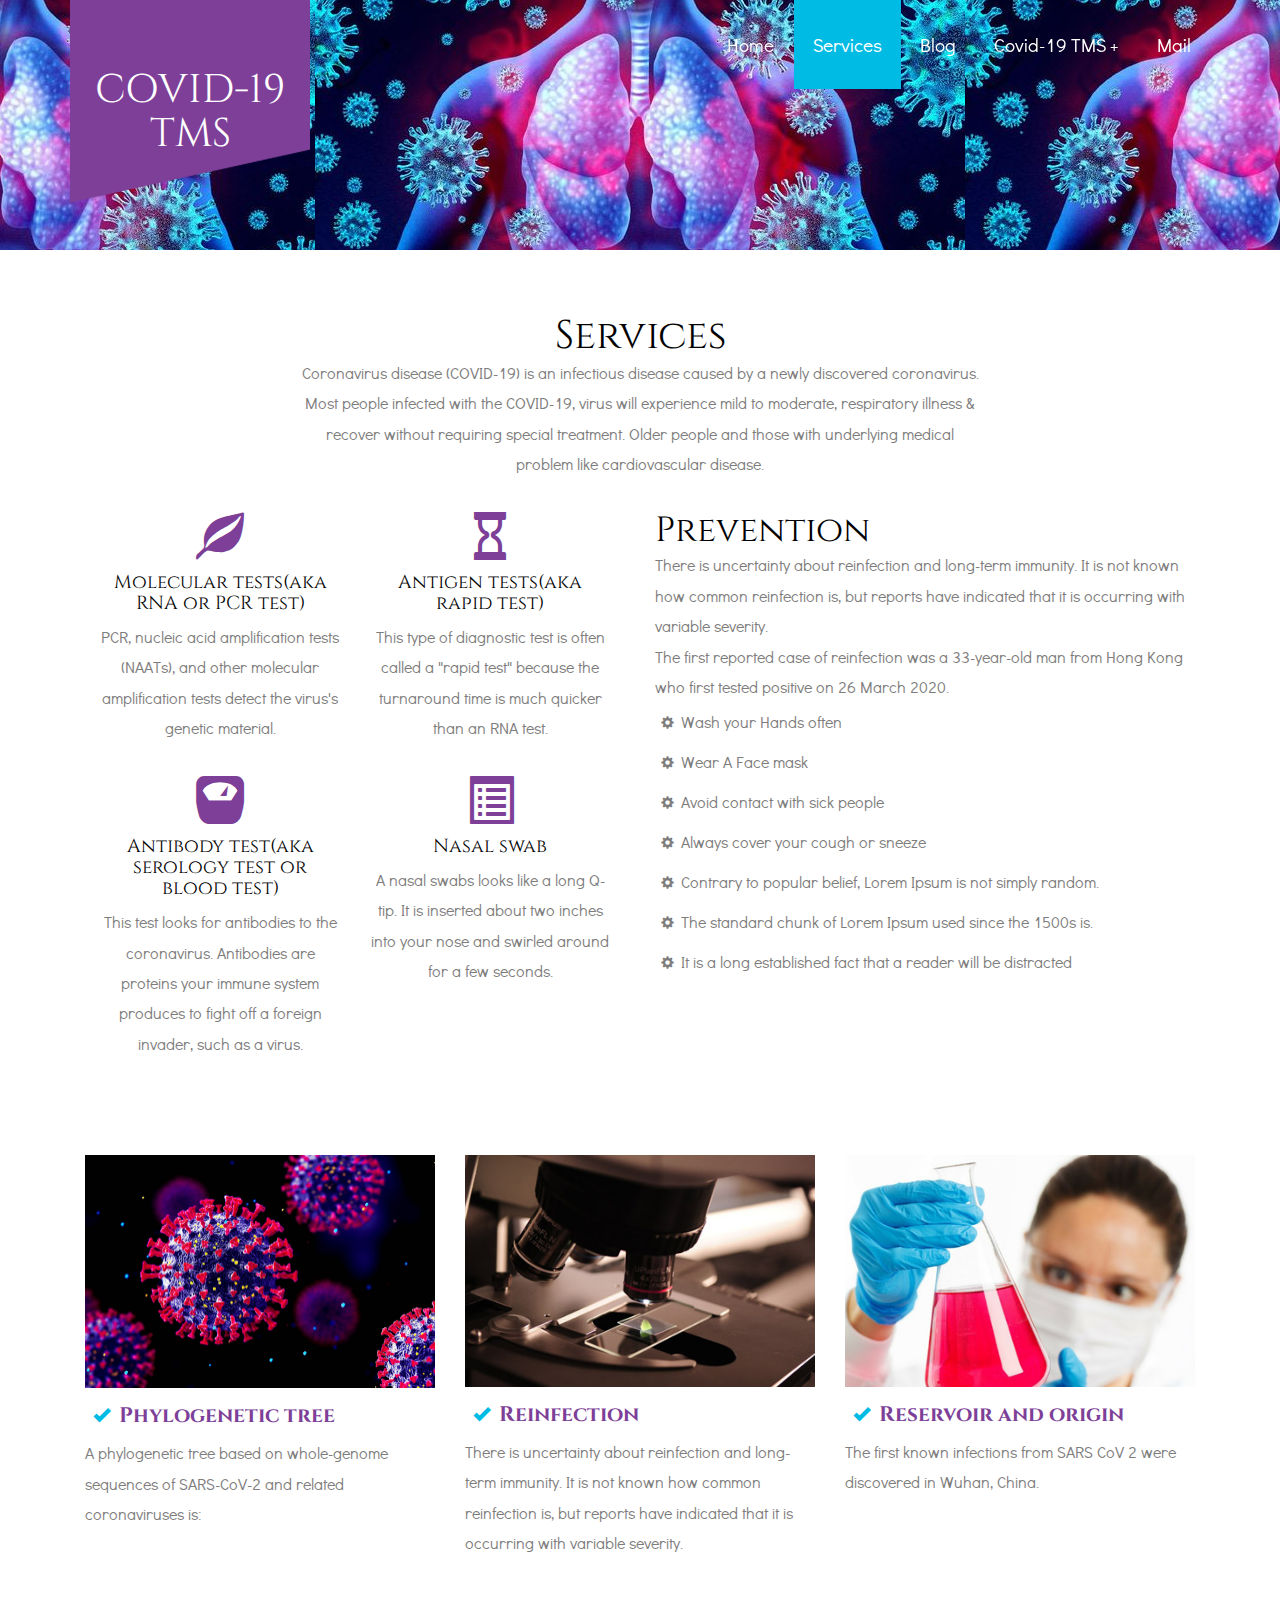
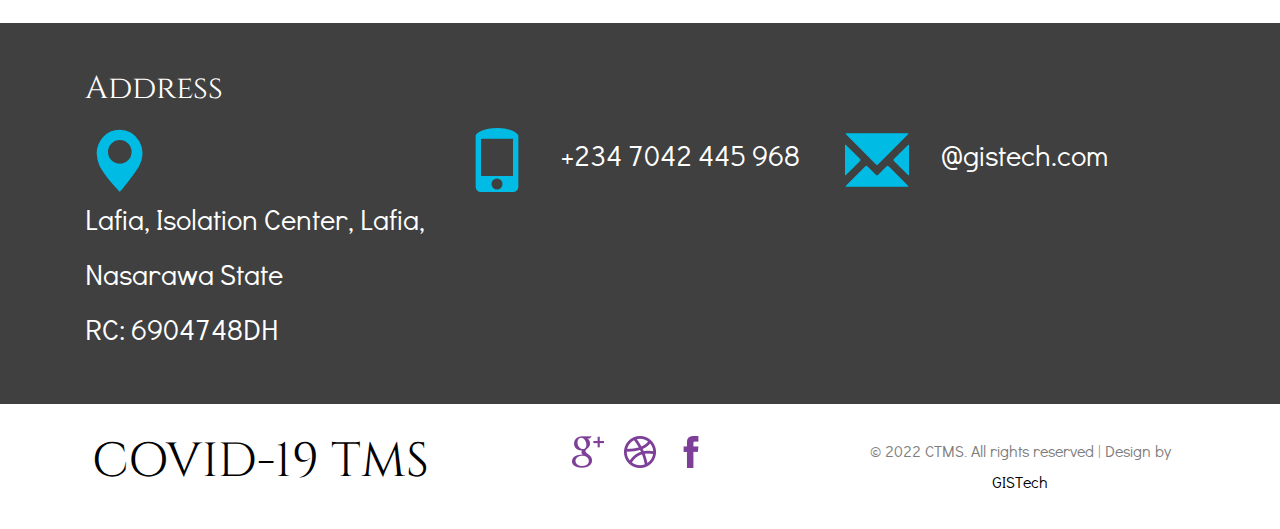
<file: services.html>
<!--A Design by W3layouts 
Author: W3layout
Author URL: http://w3layouts.com
License: Creative Commons Attribution 3.0 Unported
License URL: http://creativecommons.org/licenses/by/3.0/
-->
<!DOCTYPE html>
<html>
<head>
<title>COVID-19 Test Management System | Services : Group 58 ~ Comp. Sc IMAP </title>
<link href="css/bootstrap.css" rel="stylesheet" type="text/css" media="all" />
<!-- jQuery (necessary for Bootstrap's JavaScript plugins) -->
<script src="js/jquery.min.js"></script>
<!-- Custom Theme files -->
<!--theme-style-->
<link href="css/style.css" rel="stylesheet" type="text/css" media="all" />	
<!--//theme-style-->
<meta name="viewport" content="width=device-width, initial-scale=1">
<meta http-equiv="Content-Type" content="text/html; charset=utf-8" />
<meta name="keywords" content="Scientist Responsive web template, Bootstrap Web Templates, Flat Web Templates, Android Compatible web template, 
Smartphone Compatible web template, free webdesigns for Nokia, Samsung, LG, SonyEricsson, Motorola web design" />
<script type="application/x-javascript"> addEventListener("load", function() { setTimeout(hideURLbar, 0); }, false); function hideURLbar(){ window.scrollTo(0,1); } </script>
</head>
<body>
<!--header-->
<div class="header header-top">
	<div class="container">
		<div class="logo">
		<h1><a href="index.html">
			COVID-19 TMS
		</a></h1>
		</div>
		<div class="top-nav">
			<span class="menu"><img src="images/menu.png" alt=""> </span>
				<ul>
					<li ><a href="index.html" class="hvr-sweep-to-bottom">Home  </a> </li>
					<li class="active"><a href="services.html" >Services  </a> </li>
					<li><a href="blog.html" class="hvr-sweep-to-bottom">Blog</a></li>
					<li><a href="covid-tms/index.php" class="hvr-sweep-to-bottom">Covid-19 TMS +</a></li>
					<li><a href="mail.html" class="hvr-sweep-to-bottom">Mail </a></li>
				</ul>
				<div class="clearfix"> </div>
						<!--script-->
					<script>
						$("span.menu").click(function(){
							$(".top-nav ul").slideToggle(500, function(){
							});
						});
				</script>				
		</div>
		<div class="clearfix"> </div>
	</div>
<!---->
</div>
<!--services-->
<div class="services">
	<div class="container">
		<div class="top-services">
		<h2>Services</h2>
		<p>Coronavirus disease (COVID-19) is an infectious disease caused by a newly discovered coronavirus. Most people infected with the COVID-19, virus will experience mild to moderate, respiratory illness & recover without requiring special treatment. Older people and those with underlying medical problem like cardiovascular disease. </p>
	</div>	
		<div class="service-top">
			<div class="col-md-6 service-top1">
				<div class="ser-top">
					<div class="col-md-6 ser">
						<i  class="glyphicon glyphicon-leaf"></i>
						<h5>Molecular tests(aka RNA or PCR test)</h5>
						<p>PCR, nucleic acid amplification tests (NAATs), and other molecular amplification tests detect the virus's genetic material.</p>
					</div>
					<div class="col-md-6 ser">
						<i class="glyphicon glyphicon-hourglass"></i>
						<h5>Antigen tests(aka rapid test)</h5>
						<p>This type of diagnostic test is often called a "rapid test" because the turnaround time is much quicker than an RNA test.</p>
					</div>
				<div class="clearfix"> </div>
			</div>
			<div class="ser-top">
					<div class="col-md-6 ser">
						<i class="glyphicon glyphicon-scale"></i>
						<h5>Antibody test(aka serology test or blood test)</h5>
						<p>This test looks for antibodies to the coronavirus. Antibodies are proteins your immune system produces to fight off a foreign invader, such as a virus.</p>
					</div>
					<div class="col-md-6 ser">
						<i  class="glyphicon glyphicon-list-alt"></i>
						<h5>Nasal swab</h5>
						<p> A nasal swabs looks like a long Q-tip. It is inserted about two inches into your nose and swirled around for a few seconds.</p>
					</div>
				<div class="clearfix"> </div>
			</div>
		</div>
		<div class="col-md-6 best-ser">
			<h3>Prevention</h3>
			<p>There is uncertainty about reinfection and long-term immunity. It is not known how common reinfection is, but reports have indicated that it is occurring with variable severity. </p>
			<p>The first reported case of reinfection was a 33-year-old man from Hong Kong who first tested positive on 26 March 2020. </p>
			<ul>
				
					<li><a href="#"><i class="glyphicon glyphicon-cog"> </i>Wash your Hands often</a></li><br>
					<li><a href="#"><i class="glyphicon glyphicon-cog"> </i>Wear A Face mask</a></li><br>
					<li><a href="#"><i class="glyphicon glyphicon-cog"> </i>Avoid contact with sick people</a></li><br>
					<li><a href="#"><i class="glyphicon glyphicon-cog"> </i>Always cover your cough or sneeze</a></li><br>
					<li><a href="#"><i class="glyphicon glyphicon-cog"> </i>Contrary to popular belief, Lorem Ipsum is not simply random.</a></li><br>
					<li><a href="#"><i class="glyphicon glyphicon-cog"> </i>The standard chunk of Lorem Ipsum used since the 1500s is.</a></li><br>
					<li><a href="#"><i class="glyphicon glyphicon-cog"> </i>It is a long established fact that a reader will be distracted</a></li>
				
			</ul>
		</div>
		<div class="clearfix"> </div>
	</div>
</div>
</div>
<!--//services-->
<!--content-left-->
	<div class="container">
		<div class="content-left">
			<div class="col-md-4 content-left-top">
				<a href="single.html"><img class="img-responsive" src="images/md1.jpg" alt=""></a>
				<div class=" content-left-bottom">
					<h4><i class="glyphicon glyphicon-ok"></i><a href="single.html">Phylogenetic tree</a></h4>
					<p>A phylogenetic tree based on whole-genome sequences of SARS-CoV-2 and related coronaviruses is: </p>				
				</div>
			</div>
			<div class="col-md-4 content-left-top">
				<a href="single.html"><img class="img-responsive" src="images/md3.jpg" alt=""></a>
				<div class=" content-left-bottom">
					<h4><i class="glyphicon glyphicon-ok"></i><a href="single.html">Reinfection</a></h4>
					<p>There is uncertainty about reinfection and long-term immunity. It is not known how common reinfection is, but reports have indicated that it is occurring with variable severity.  </p>				
				</div>
			</div>
			<div class="col-md-4 content-left-top">
				<a href="single.html"><img class="img-responsive" src="images/md2.jpg" alt=""></a>
				<div class=" content-left-bottom">
					<h4><i class="glyphicon glyphicon-ok"></i><a href="single.html">Reservoir and origin</a></h4>
					<p>The first known infections from SARS CoV 2 were discovered in Wuhan, China. </p>				
				</div>
			</div>
			<div class="clearfix"> </div>
		</div>
	</div>
		<!--//content-left-->
		
	<!--address-->
	<div class="address">
		<div class="container">
			<div class=" address-more">
				<h3>Address</h3>
				<div class="col-md-4 address-grid">
					<i class="glyphicon glyphicon-map-marker"></i>
					<div class="address1">
						<p>Lafia, Isolation Center, Lafia, Nasarawa State</p>
						<p>RC: 6904748DH</p>
					</div>
						<div class="clearfix"> </div>
				</div>
				<div class="col-md-4 address-grid ">
					<i class="glyphicon glyphicon-phone"></i>
						<div class="address1">
							<p>+234 7042 445 968</p>
						</div>
					<div class="clearfix"> </div>
				</div>
				<div class="col-md-4 address-grid ">
					<i class="glyphicon glyphicon-envelope"></i>
						<div class="address1">
							<p><a href="GISTech:@example.com"> @gistech.com</a></p>
						</div>
					<div class="clearfix"> </div>
				</div>
				<div class="clearfix"> </div>
			</div>
		</div>
	</div>
	<!--//address-->	
</div>
<!--footer-->
<div class="footer">
	<div class="container">
		<div class="col-md-4 footer-top">
			<h3><a href="index.html">COVID-19 TMS</a></h3>
		</div>
		<div class="col-md-4 footer-top1">
			<ul class="social">
						<li><a href="#"><i> </i></a></li>
						<li><a href="#"><i class="dribble"> </i></a></li>
						<li><a href="#"><i class="facebook"> </i></a></li>
					</ul>
		</div>
		<div class="col-md-4 footer-top2">
			<p >© 2022 CTMS. All rights reserved | Design by <a href="#" target="_blank">GISTech</a> </p>
		
		</div>
		<div class="clearfix"> </div>
	</div>
</div>
</body>
</html>
</file>
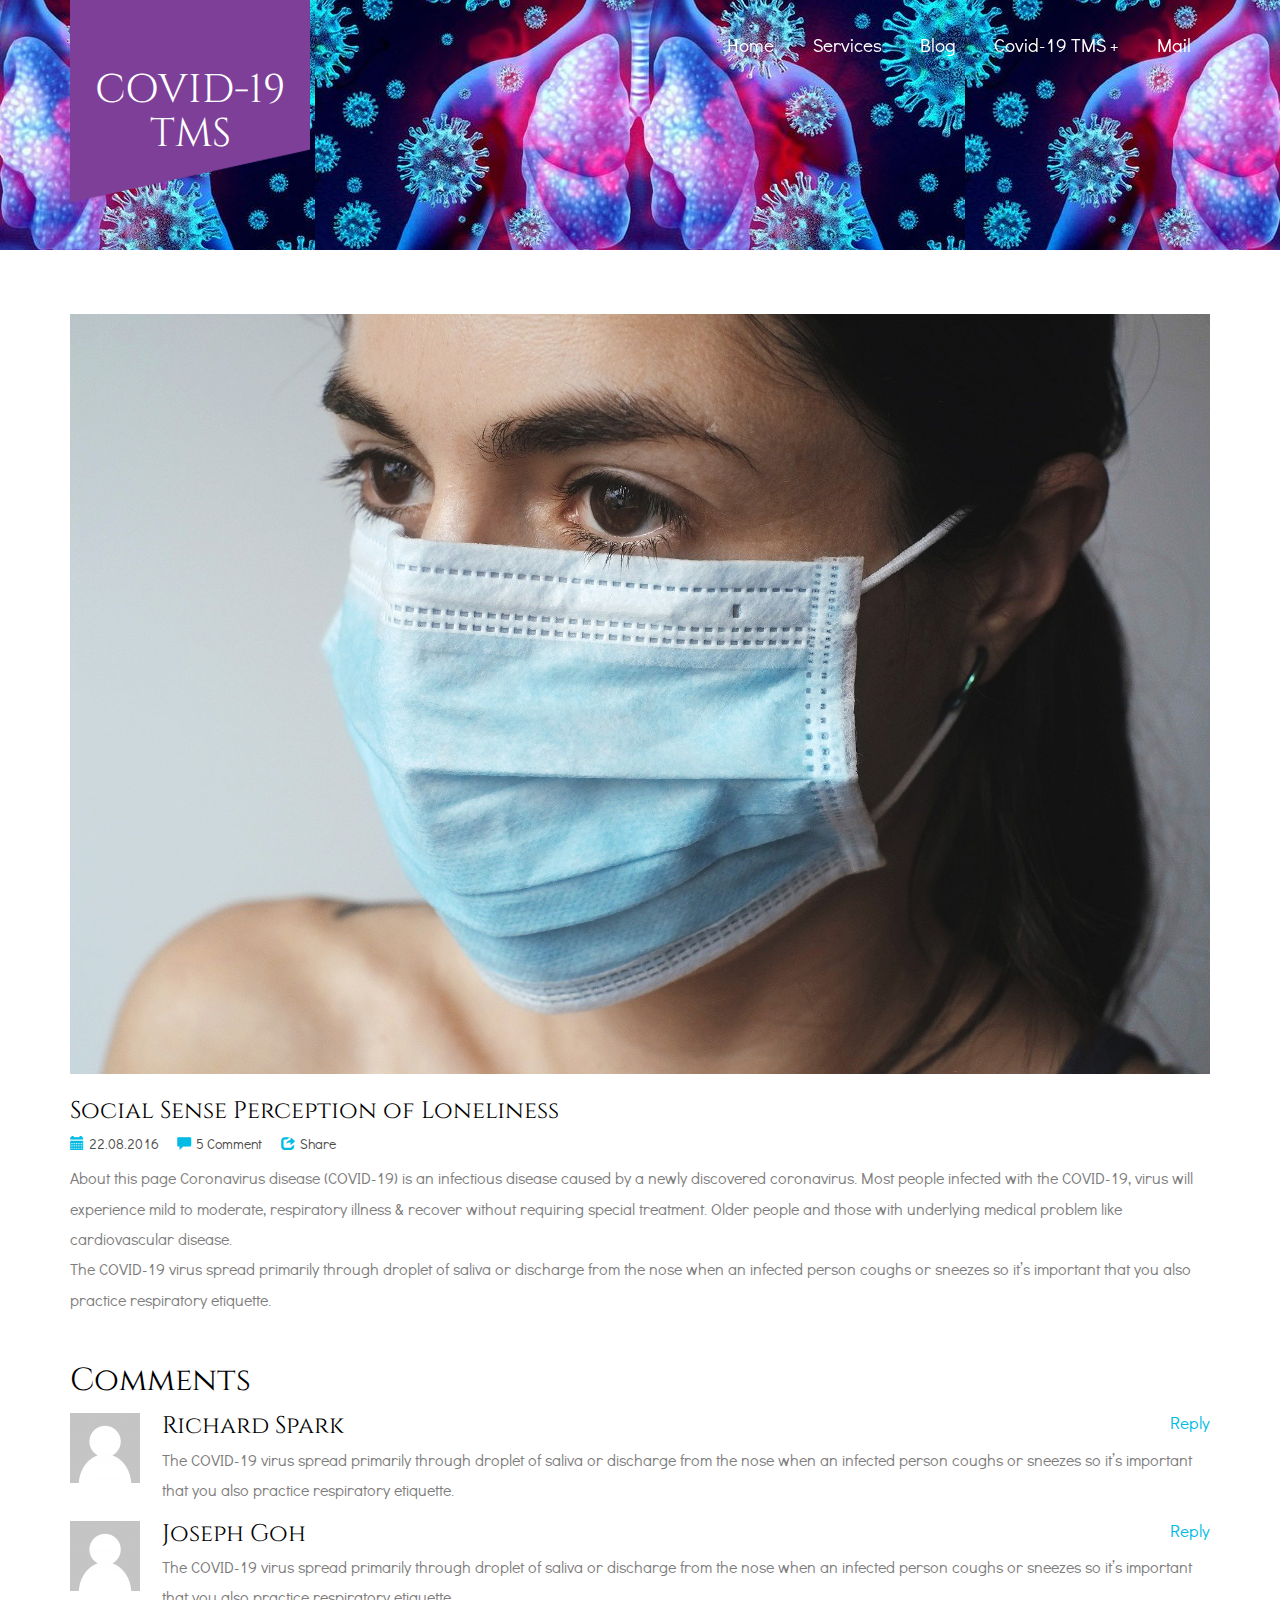
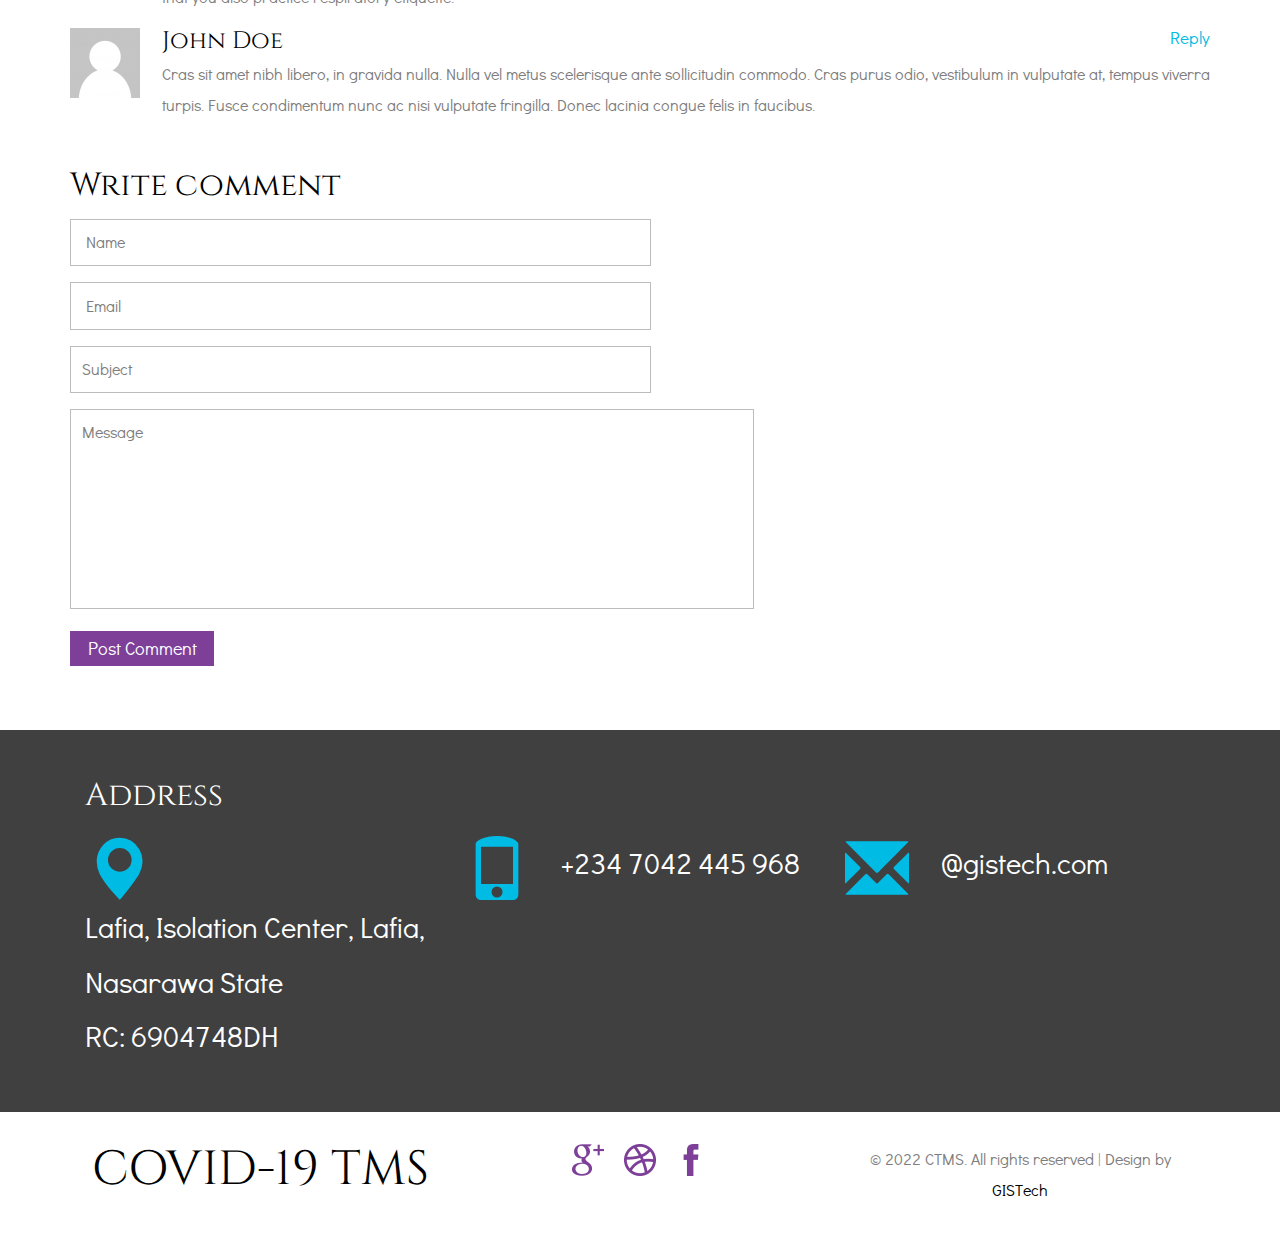
<file: single.html>
<!--A Design by W3layouts 
Author: W3layout
Author URL: http://w3layouts.com
License: Creative Commons Attribution 3.0 Unported
License URL: http://creativecommons.org/licenses/by/3.0/
-->
<!DOCTYPE html>
<html>
<head>
<title>COVID-19 Test Management System | Single : Group 58 ~ Comp. Sc IMAP</title>
<link href="css/bootstrap.css" rel="stylesheet" type="text/css" media="all" />
<!-- jQuery (necessary for Bootstrap's JavaScript plugins) -->
<script src="js/jquery.min.js"></script>
<!-- Custom Theme files -->
<!--theme-style-->
<link href="css/style.css" rel="stylesheet" type="text/css" media="all" />	
<!--//theme-style-->
<meta name="viewport" content="width=device-width, initial-scale=1">
<meta http-equiv="Content-Type" content="text/html; charset=utf-8" />
<meta name="keywords" content="Scientist Responsive web template, Bootstrap Web Templates, Flat Web Templates, Android Compatible web template, 
Smartphone Compatible web template, free webdesigns for Nokia, Samsung, LG, SonyEricsson, Motorola web design" />
<script type="application/x-javascript"> addEventListener("load", function() { setTimeout(hideURLbar, 0); }, false); function hideURLbar(){ window.scrollTo(0,1); } </script>
</head>
<body>
<!--header-->
<div class="header header-top">
	<div class="container">
		<div class="logo">
		<h1><a href="index.html">
			COVID-19 TMS
		</a></h1>
		</div>
		<div class="top-nav">
			<span class="menu"><img src="images/menu.png" alt=""> </span>
				<ul>
					<li><a href="index.html" class="hvr-sweep-to-bottom">Home</a> </li>
					<li><a href="services.html" class="hvr-sweep-to-bottom">Services  </a> </li>
					<li><a href="blog.html" class="hvr-sweep-to-bottom ">Blog</a></li>
					<li><a href="covid-tms/index.php" class="hvr-sweep-to-bottom">Covid-19 TMS +</a></li>
					<li><a href="mail.html" class="hvr-sweep-to-bottom">Mail </a></li>
				</ul>
				<div class="clearfix"> </div>
						<!--script-->
					<script>
						$("span.menu").click(function(){
							$(".top-nav ul").slideToggle(500, function(){
							});
						});
				</script>				
		</div>
		<div class="clearfix"> </div>
	</div>
<!---->
</div>
<!--blog-->
<div class="single">
		<div class="container">
					<div class="single-grid">
					<img class="img-responsive" src="images/si.jpg" alt="" />
					<div class="lone-line">
						<h2>Social Sense Perception of Loneliness</h2>
						<ul class="grid-blog">
							<li><span><i class="glyphicon glyphicon-calendar"> </i>22.08.2016</span></li>
							<li><a href="#"><i class="glyphicon glyphicon-comment"> </i>5 Comment</a></li>
							<li><a href="#"><i class="glyphicon glyphicon-share"> </i>Share</a></li>
						</ul>
						<p>About this page
Coronavirus disease (COVID-19) is an infectious disease caused by a newly discovered coronavirus. Most people infected with the COVID-19, virus will experience mild to moderate, respiratory illness & recover without requiring special treatment. Older people and those with underlying medical problem like cardiovascular disease.

 </p>
						<p class="due">The COVID-19 virus spread primarily through droplet of saliva or discharge from the nose when an infected person coughs or sneezes so it’s important that you also practice respiratory etiquette.</p>
						<div class="comment">
							<h3>Comments</h3>
							 <div class="media">
							    <div class="media-left">
							        <a href="#">
							        	<img src="images/si1.png" alt="">
							        </a>
							     </div>
							    <div class="media-body">
							       	 <h4 class="media-heading">Richard Spark</h4>
							        <h5 class="reply"> <a href="#">Reply</a></h5>
									<div class="clearfix"> </div>
									<p>The COVID-19 virus spread primarily through droplet of saliva or discharge from the nose when an infected person coughs or sneezes so it’s important that you also practice respiratory etiquette.</p>
							      </div>
							    </div>
							     <div class="media">
							    <div class="media-left">
							        <a href="#">
							        	<img src="images/si1.png" alt="">
							        </a>
							     </div>
							    <div class="media-body">
							       	 <h4 class="media-heading">	Joseph Goh</h4>
									 <h5 class="reply"> <a href="#">Reply</a></h5>
									<div class="clearfix"> </div>
							        <p>The COVID-19 virus spread primarily through droplet of saliva or discharge from the nose when an infected person coughs or sneezes so it’s important that you also practice respiratory etiquette.</p>
							      </div>
							    </div>
							     <div class="media">
							    <div class="media-left">
							        <a href="#">
							        	<img src="images/si1.png" alt="">
							        </a>
							     </div>
							    <div class="media-body">
							       	 <h4 class="media-heading">John Doe</h4>
									 <h5 class="reply"> <a href="#">Reply</a></h5>
									<div class="clearfix"> </div>
							        <p>Cras sit amet nibh libero, in gravida nulla. Nulla vel metus scelerisque ante sollicitudin commodo. Cras purus odio, vestibulum in vulputate at, tempus viverra turpis. Fusce condimentum nunc ac nisi vulputate fringilla. Donec lacinia congue felis in faucibus.</p>
							      </div>
							    </div>
						 </div>
						<div class="simply">
							<h3>Write comment</h3>
							<form>
								<input type="text" value=" Name"  onfocus="this.value='';" onblur="if (this.value == '') {this.value = 'Name';}">
								<input type="text" value=" Email"  onfocus="this.value='';" onblur="if (this.value == '') {this.value = 'Email';}">
								<input type="text" value="Subject"  onfocus="this.value='';" onblur="if (this.value == '') {this.value = 'Subject';}">
								<textarea onfocus="this.value='';" onblur="if (this.value == '') {this.value = 'Message';}">Message</textarea>
								<input type="submit" value="Post Comment">
							</form>
						</div>
				</div>
			</div>
		</div>
	</div>
<!--//blog-->
	<!--address-->
	<div class="address">
		<div class="container">
			<div class=" address-more">
				<h3>Address</h3>
				<div class="col-md-4 address-grid">
					<i class="glyphicon glyphicon-map-marker"></i>
					<div class="address1">
						<p>Lafia, Isolation Center, Lafia, Nasarawa State</p>
						<p>RC: 6904748DH</p>
					</div>
						<div class="clearfix"> </div>
				</div>
				<div class="col-md-4 address-grid ">
					<i class="glyphicon glyphicon-phone"></i>
						<div class="address1">
							<p>+234 7042 445 968</p>
						</div>
					<div class="clearfix"> </div>
				</div>
				<div class="col-md-4 address-grid ">
					<i class="glyphicon glyphicon-envelope"></i>
						<div class="address1">
							<p><a href="GISTech:@example.com"> @gistech.com</a></p>
						</div>
					<div class="clearfix"> </div>
				</div>
				<div class="clearfix"> </div>
			</div>
		</div>
	</div>
	<!--//address-->	
</div>
<!--footer-->
<div class="footer">
	<div class="container">
		<div class="col-md-4 footer-top">
			<h3><a href="index.html">COVID-19 TMS</a></h3>
		</div>
		<div class="col-md-4 footer-top1">
			<ul class="social">
						<li><a href="#"><i> </i></a></li>
						<li><a href="#"><i class="dribble"> </i></a></li>
						<li><a href="#"><i class="facebook"> </i></a></li>
					</ul>
		</div>
		<div class="col-md-4 footer-top2">
			<p >© 2022 CTMS. All rights reserved | Design by <a href="#" target="_blank">GISTech</a> </p>
		
		</div>
		<div class="clearfix"> </div>
	</div>
</div>
</body>
</html>
</file>
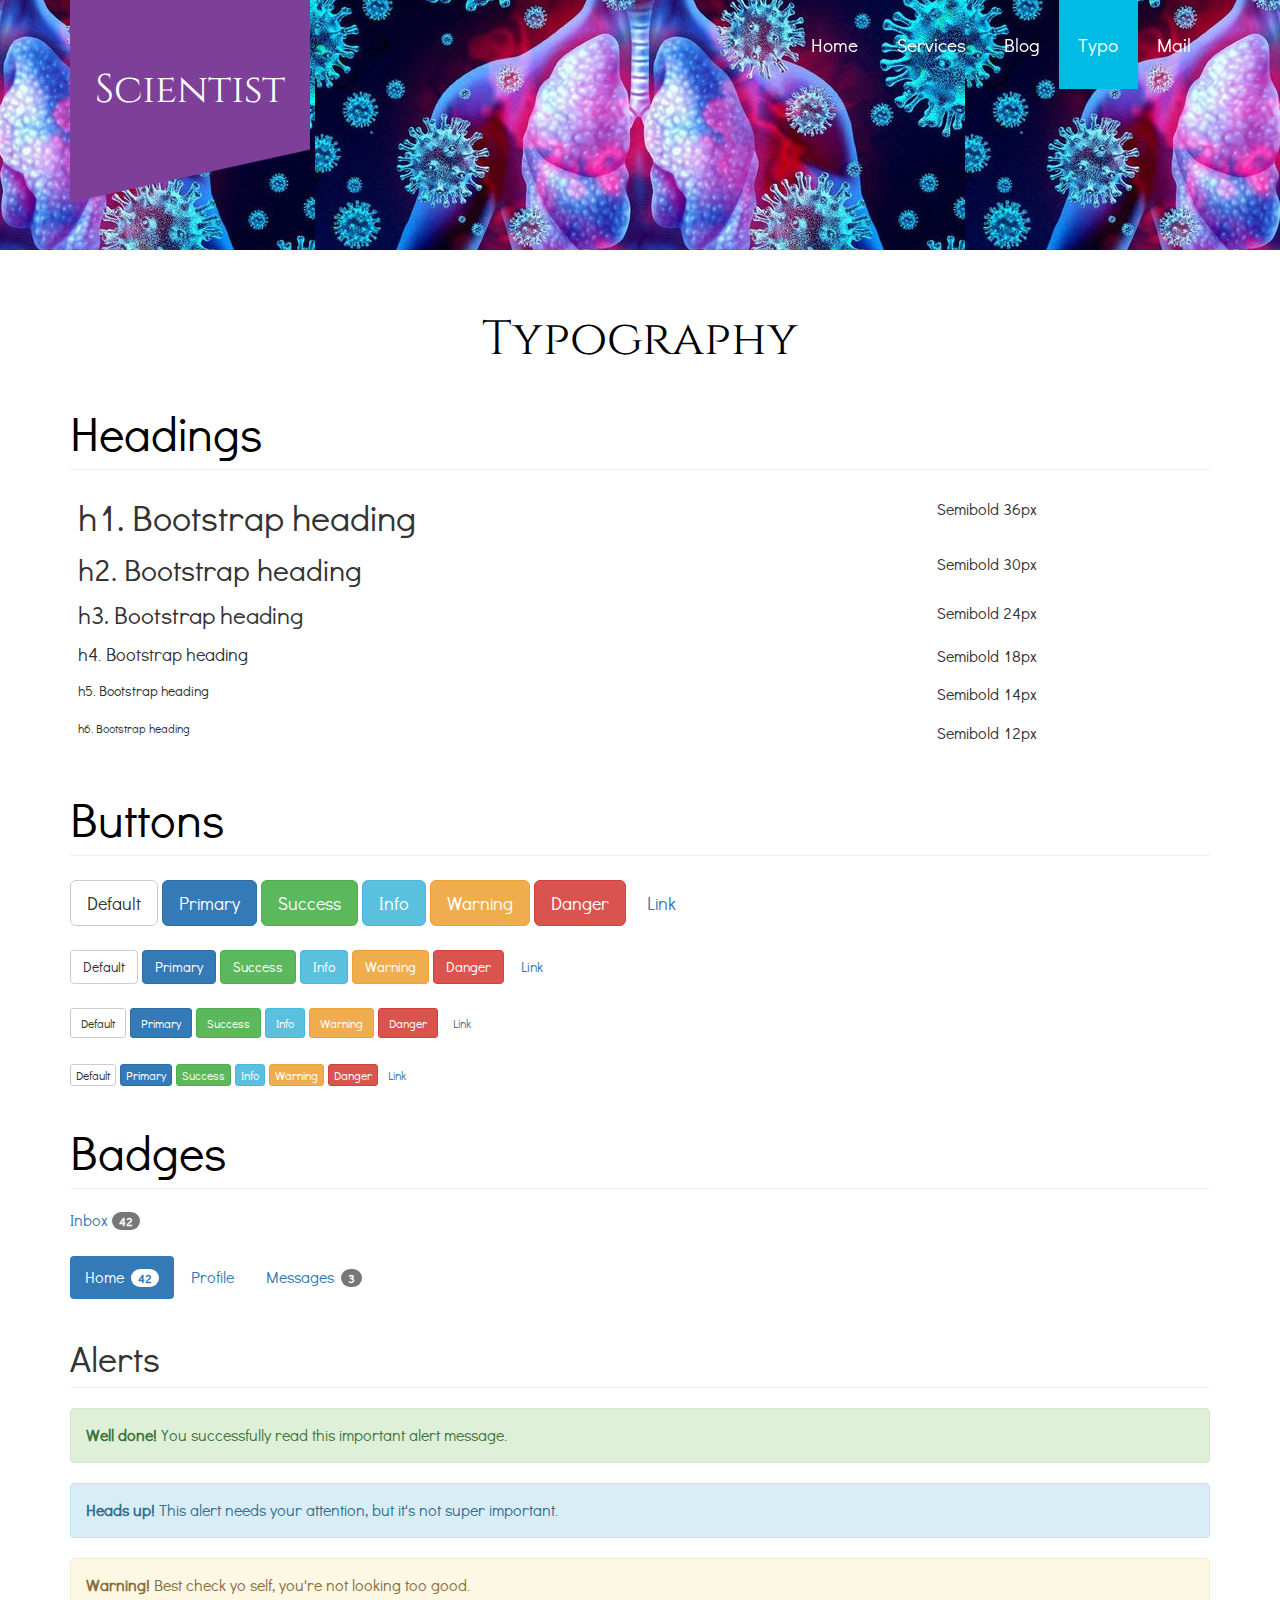
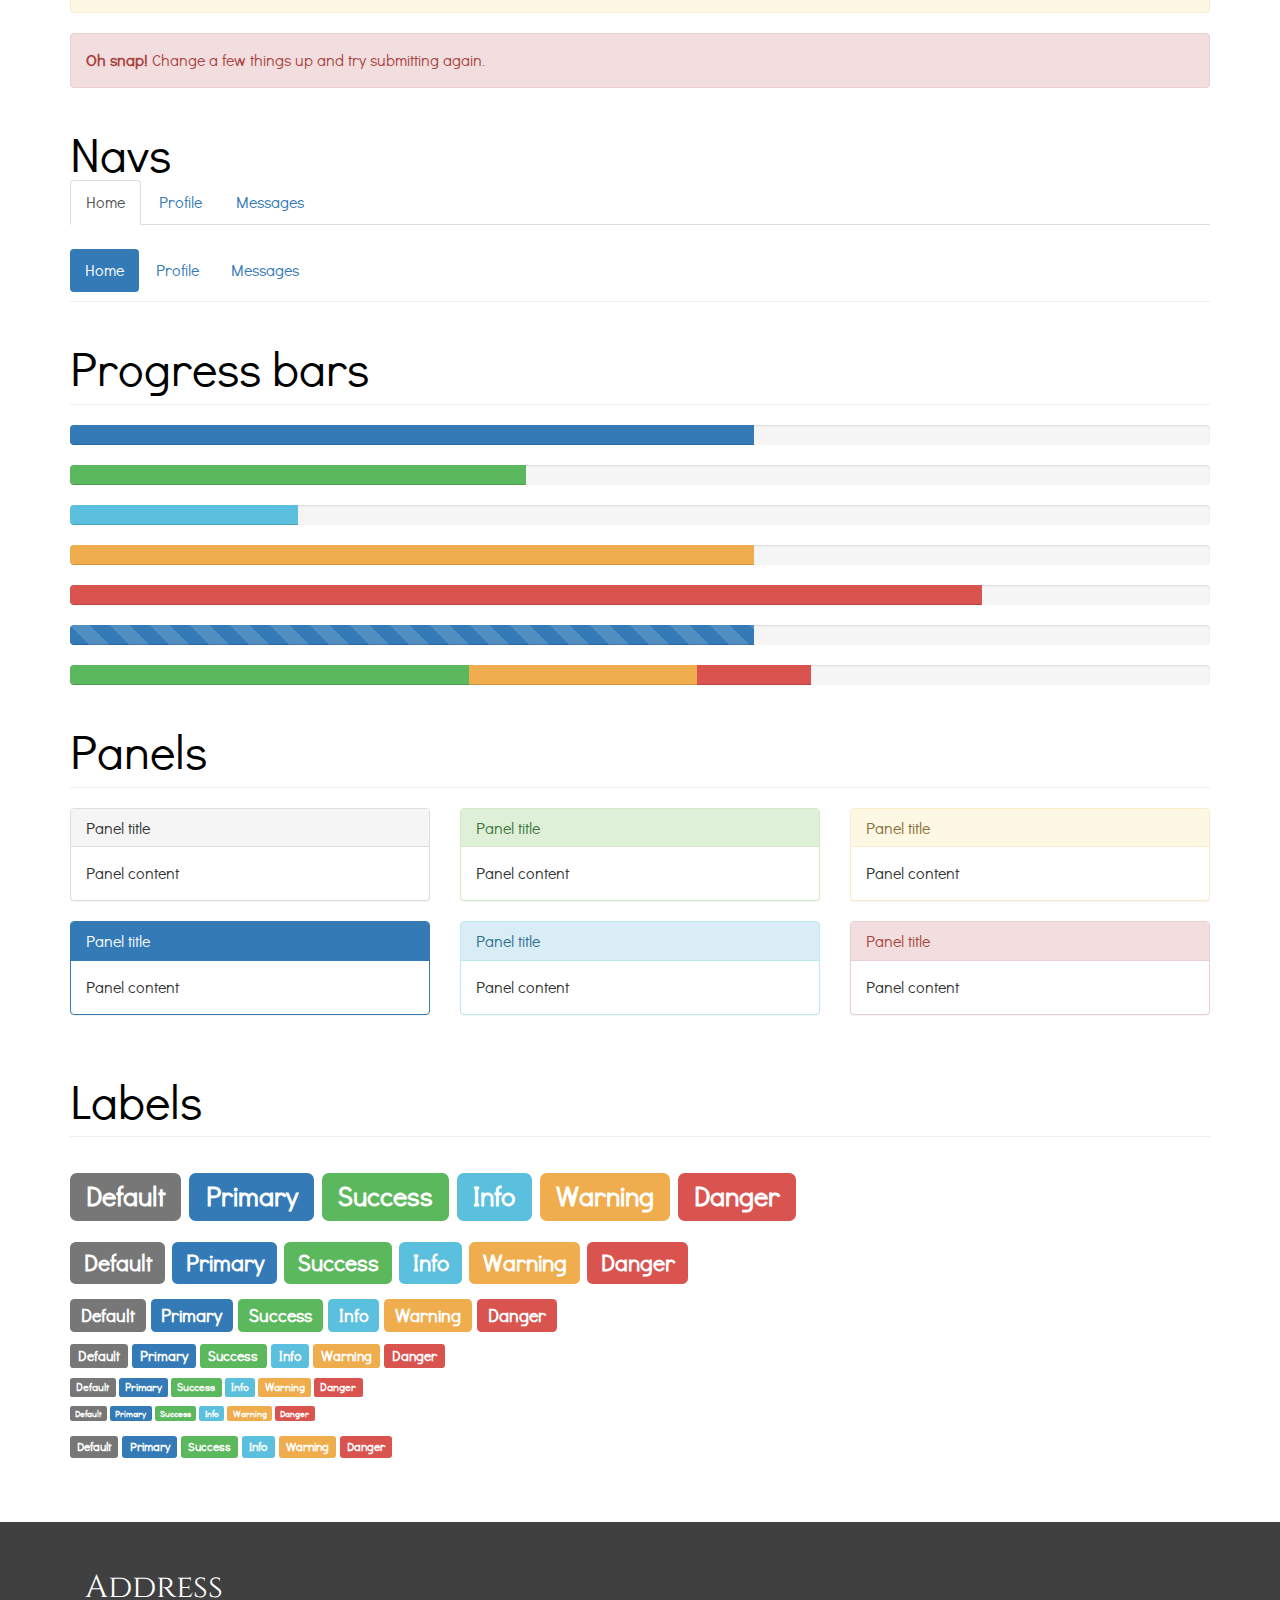
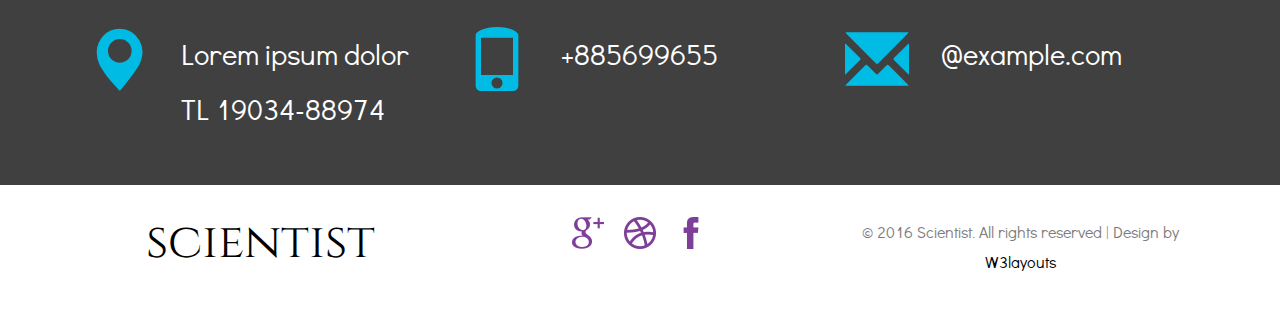
<file: typo.html>
<!--A Design by W3layouts 
Author: W3layout
Author URL: http://w3layouts.com
License: Creative Commons Attribution 3.0 Unported
License URL: http://creativecommons.org/licenses/by/3.0/
-->
<!DOCTYPE html>
<html>
<head>
<title>Scientist A Medical Category Flat Bootstrap Responsive Website Template | Typo :: w3layouts</title>
<link href="css/bootstrap.css" rel="stylesheet" type="text/css" media="all" />
<!-- jQuery (necessary for Bootstrap's JavaScript plugins) -->
<script src="js/jquery.min.js"></script>
<!-- Custom Theme files -->
<!--theme-style-->
<link href="css/style.css" rel="stylesheet" type="text/css" media="all" />	
<!--//theme-style-->
<meta name="viewport" content="width=device-width, initial-scale=1">
<meta http-equiv="Content-Type" content="text/html; charset=utf-8" />
<meta name="keywords" content="Scientist Responsive web template, Bootstrap Web Templates, Flat Web Templates, Android Compatible web template, 
Smartphone Compatible web template, free webdesigns for Nokia, Samsung, LG, SonyEricsson, Motorola web design" />
<script type="application/x-javascript"> addEventListener("load", function() { setTimeout(hideURLbar, 0); }, false); function hideURLbar(){ window.scrollTo(0,1); } </script>
</head>
<body>
<!--header-->
<div class="header header-top">
	<div class="container">
		<div class="logo">
		<h1><a href="index.html">
			Scientist
		</a></h1>
		</div>
		<div class="top-nav">
			<span class="menu"><img src="images/menu.png" alt=""> </span>
				<ul>
					<li ><a href="index.html" class="hvr-sweep-to-bottom">Home</a></li>
					<li><a href="services.html" class="hvr-sweep-to-bottom">Services</a></li>
					<li><a href="blog.html" class="hvr-sweep-to-bottom">Blog</a></li>
					<li class="active"><a href="typo.html">Typo </a></li>
					<li><a href="mail.html" class="hvr-sweep-to-bottom">Mail </a></li>
				</ul>
				<div class="clearfix"> </div>
						<!--script-->
					<script>
						$("span.menu").click(function(){
							$(".top-nav ul").slideToggle(500, function(){
							});
						});
				</script>				
		</div>
	</div>
<!---->
</div>
<!--content-->
		<div class="container">
	<div class="page">
		<h3 class="typo1">Typography</h3>
		<!--button-->
		<div class="grid_3 grid_4">
			<div class="page-header">
       	<h3>Headings</h3>
      </div>
  
  <div class="bs-example">
    <table class="table">
      <tbody>
        <tr>
          <td><h1 id="h1-bootstrap-heading">h1. Bootstrap heading<a class="anchorjs-link" href="#h1.-bootstrap-heading"><span class="anchorjs-icon"></span></a></h1></td>
          <td class="type-info">Semibold 36px</td>
        </tr>
        <tr>
          <td><h2 id="h2-bootstrap-heading">h2. Bootstrap heading<a class="anchorjs-link" href="#h2.-bootstrap-heading"><span class="anchorjs-icon"></span></a></h2></td>
          <td class="type-info">Semibold 30px</td>
        </tr>
        <tr>
          <td><h3 id="h3-bootstrap-heading">h3. Bootstrap heading<a class="anchorjs-link" href="#h3.-bootstrap-heading"><span class="anchorjs-icon"></span></a></h3></td>
          <td class="type-info">Semibold 24px</td>
        </tr>
        <tr>
          <td><h4 id="h4.-bootstrap-heading">h4. Bootstrap heading<a class="anchorjs-link" href="#h4.-bootstrap-heading"><span class="anchorjs-icon"></span></a></h4></td>
          <td class="type-info">Semibold 18px</td>
        </tr>
        <tr>
          <td><h5 id="h5-bootstrap-heading">h5. Bootstrap heading<a class="anchorjs-link" href="#h5.-bootstrap-heading"><span class="anchorjs-icon"></span></a></h5></td>
          <td class="type-info">Semibold 14px</td>
        </tr>
        <tr>
          <td><h6  id="h6-bootstrap-heading">h6. Bootstrap heading</h6></td>
          <td class="type-info">Semibold 12px</td>
        </tr>
      </tbody>
    </table>
    </div>
  </div>
  <!--buttons-->
	<div class="page-header">
        <h3>Buttons</h3>
      </div>
      <p class="grid1">
        <button type="button" class="btn btn-lg btn-default">Default</button>
        <button type="button" class="btn btn-lg btn-primary">Primary</button>
        <button type="button" class="btn btn-lg btn-success">Success</button>
        <button type="button" class="btn btn-lg btn-info">Info</button>
        <button type="button" class="btn btn-lg btn-warning">Warning</button>
        <button type="button" class="btn btn-lg btn-danger">Danger</button>
        <button type="button" class="btn btn-lg btn-link">Link</button>
      </p>
      <p class="grid1 ">
        <button type="button" class="btn btn-1 btn-default">Default</button>
        <button type="button" class="btn btn-1 btn-primary">Primary</button>
        <button type="button" class="btn btn-1 btn-success">Success</button>
        <button type="button" class="btn btn-1 btn-info">Info</button>
        <button type="button" class="btn btn-1 btn-warning">Warning</button>
        <button type="button" class="btn btn-1 btn-danger">Danger</button>
        <button type="button" class="btn btn-1 btn-link">Link</button>
      </p>
      <p class="grid1">
        <button type="button" class="btn btn-sm btn-default">Default</button>
        <button type="button" class="btn btn-sm btn-primary">Primary</button>
        <button type="button" class="btn btn-sm btn-success">Success</button>
        <button type="button" class="btn btn-sm btn-info">Info</button>
        <button type="button" class="btn btn-sm btn-warning">Warning</button>
        <button type="button" class="btn btn-sm btn-danger">Danger</button>
        <button type="button" class="btn btn-sm btn-link">Link</button>
      </p>
      <p class="grid1">
        <button type="button" class="btn btn-xs btn-default">Default</button>
        <button type="button" class="btn btn-xs btn-primary">Primary</button>
        <button type="button" class="btn btn-xs btn-success">Success</button>
        <button type="button" class="btn btn-xs btn-info">Info</button>
        <button type="button" class="btn btn-xs btn-warning">Warning</button>
        <button type="button" class="btn btn-xs btn-danger">Danger</button>
        <button type="button" class="btn btn-xs btn-link">Link</button>
      </p>
      <!--//button-->
      <!--bages-->
      <div class="page-header">
        <h3>Badges</h3>
      </div>
      <p>
        <a href="#">Inbox <span class="badge">42</span></a>
      </p>
      <ul class="nav nav-pills" role="tablist">
        <li role="presentation" class="active"><a href="#">Home <span class="badge">42</span></a></li>
        <li role="presentation"><a href="#">Profile</a></li>
        <li role="presentation"><a href="#">Messages <span class="badge">3</span></a></li>
      </ul>
       <!--//bages-->
       <!--alerts-->
       <div class="page-header">
        <h1>Alerts</h1>
      </div>
      <div class="alert alert-success" role="alert">
        <strong>Well done!</strong> You successfully read this important alert message.
      </div>
      <div class="alert alert-info" role="alert">
        <strong>Heads up!</strong> This alert needs your attention, but it's not super important.
      </div>
      <div class="alert alert-warning" role="alert">
        <strong>Warning!</strong> Best check yo self, you're not looking too good.
      </div>
      <div class="alert alert-danger" role="alert">
        <strong>Oh snap!</strong> Change a few things up and try submitting again.
      </div>
      <!--//alerts-->
        <!--nav-->
       <div class="page-header">
        <h3>Navs</h3>
        <ul class="nav nav-tabs" role="tablist">
        <li role="presentation" class="active"><a href="#">Home</a></li>
        <li role="presentation"><a href="#">Profile</a></li>
        <li role="presentation"><a href="#">Messages</a></li>
      </ul>
      <ul class="nav nav-pills" role="tablist">
        <li role="presentation" class="active"><a href="#">Home</a></li>
        <li role="presentation"><a href="#">Profile</a></li>
        <li role="presentation"><a href="#">Messages</a></li>
      </ul>
      </div>
        <!--//nav-->
       
      
        <!--Progress bars-->
        <div class="page-header">
        <h3>Progress bars</h3>
      </div>
      <div class="progress">
        <div class="progress-bar" role="progressbar" aria-valuenow="60" aria-valuemin="0" aria-valuemax="100" style="width: 60%;"><span class="sr-only">60% Complete</span></div>
      </div>
      <div class="progress">
        <div class="progress-bar progress-bar-success" role="progressbar" aria-valuenow="40" aria-valuemin="0" aria-valuemax="100" style="width: 40%"><span class="sr-only">40% Complete (success)</span></div>
      </div>
      <div class="progress">
        <div class="progress-bar progress-bar-info" role="progressbar" aria-valuenow="20" aria-valuemin="0" aria-valuemax="100" style="width: 20%"><span class="sr-only">20% Complete</span></div>
      </div>
      <div class="progress">
        <div class="progress-bar progress-bar-warning" role="progressbar" aria-valuenow="60" aria-valuemin="0" aria-valuemax="100" style="width: 60%"><span class="sr-only">60% Complete (warning)</span></div>
      </div>
      <div class="progress">
        <div class="progress-bar progress-bar-danger" role="progressbar" aria-valuenow="80" aria-valuemin="0" aria-valuemax="100" style="width: 80%"><span class="sr-only">80% Complete (danger)</span></div>
      </div>
      <div class="progress">
        <div class="progress-bar progress-bar-striped" role="progressbar" aria-valuenow="60" aria-valuemin="0" aria-valuemax="100" style="width: 60%"><span class="sr-only">60% Complete</span></div>
      </div>
      <div class="progress">
        <div class="progress-bar progress-bar-success" style="width: 35%"><span class="sr-only">35% Complete (success)</span></div>
        <div class="progress-bar progress-bar-warning" style="width: 20%"><span class="sr-only">20% Complete (warning)</span></div>
        <div class="progress-bar progress-bar-danger" style="width: 10%"><span class="sr-only">10% Complete (danger)</span></div>
      </div>
      <!--//Progress bars-->
        <!--Panels-->
      <div class="page-header">
        <h3>Panels</h3>
      </div>
      <div class="row">
        <div class="col-sm-4">
          <div class="panel panel-default">
            <div class="panel-heading">
              <h3 class="panel-title">Panel title</h3>
            </div>
            <div class="panel-body">
              Panel content
            </div>
          </div>
          <div class="panel panel-primary">
            <div class="panel-heading">
              <h3 class="panel-title">Panel title</h3>
            </div>
            <div class="panel-body">
              Panel content
            </div>
          </div>
        </div><!-- /.col-sm-4 -->
        <div class="col-sm-4">
          <div class="panel panel-success">
            <div class="panel-heading">
              <h3 class="panel-title">Panel title</h3>
            </div>
            <div class="panel-body">
              Panel content
            </div>
          </div>
          <div class="panel panel-info">
            <div class="panel-heading">
              <h3 class="panel-title">Panel title</h3>
            </div>
            <div class="panel-body">
              Panel content
            </div>
          </div>
        </div><!-- /.col-sm-4 -->
        <div class="col-sm-4">
          <div class="panel panel-warning">
            <div class="panel-heading">
              <h3 class="panel-title">Panel title</h3>
            </div>
            <div class="panel-body">
              Panel content
            </div>
          </div>
          <div class="panel panel-danger">
            <div class="panel-heading">
              <h3 class="panel-title">Panel title</h3>
            </div>
            <div class="panel-body">
              Panel content
            </div>
          </div>
        </div><!-- /.col-sm-4 -->
      </div>
       <!--//Panels-->
        <!--labels-->
       <div class="page-header">
        <h3>Labels</h3>
      </div>
      <h1 class="grid2">
        <span class="label label-default">Default</span>
        <span class="label label-primary">Primary</span>
        <span class="label label-success">Success</span>
        <span class="label label-info">Info</span>
        <span class="label label-warning">Warning</span>
        <span class="label label-danger">Danger</span>
      </h1>
      <h2 class="grid2">
        <span class="label label-default">Default</span>
        <span class="label label-primary">Primary</span>
        <span class="label label-success">Success</span>
        <span class="label label-info">Info</span>
        <span class="label label-warning">Warning</span>
        <span class="label label-danger">Danger</span>
      </h2>
      <h3 class="grid2">
        <span class="label label-default">Default</span>
        <span class="label label-primary">Primary</span>
        <span class="label label-success">Success</span>
        <span class="label label-info">Info</span>
        <span class="label label-warning">Warning</span>
        <span class="label label-danger">Danger</span>
      </h3>
      <h4 class="grid2">
        <span class="label label-default">Default</span>
        <span class="label label-primary">Primary</span>
        <span class="label label-success">Success</span>
        <span class="label label-info">Info</span>
        <span class="label label-warning">Warning</span>
        <span class="label label-danger">Danger</span>
      </h4>
      <h5 class="grid2">
        <span class="label label-default">Default</span>
        <span class="label label-primary">Primary</span>
        <span class="label label-success">Success</span>
        <span class="label label-info">Info</span>
        <span class="label label-warning">Warning</span>
        <span class="label label-danger">Danger</span>
      </h5>
      <h6 class="grid2">
        <span class="label label-default">Default</span>
        <span class="label label-primary">Primary</span>
        <span class="label label-success">Success</span>
        <span class="label label-info">Info</span>
        <span class="label label-warning">Warning</span>
        <span class="label label-danger">Danger</span>
      </h6>
      <p class="grid2">
        <span class="label label-default">Default</span>
        <span class="label label-primary">Primary</span>
        <span class="label label-success">Success</span>
        <span class="label label-info">Info</span>
        <span class="label label-warning">Warning</span>
        <span class="label label-danger">Danger</span>
      </p>
       <!--//labels-->
	</div>
	</div>

<!--address-->
	<div class="address">
		<div class="container">
			<div class=" address-more">
				<h3>Address</h3>
				<div class="col-md-4 address-grid">
					<i class="glyphicon glyphicon-map-marker"></i>
					<div class="address1">
						<p>Lorem ipsum dolor</p>
						<p>TL 19034-88974</p>
					</div>
						<div class="clearfix"> </div>
				</div>
				<div class="col-md-4 address-grid ">
					<i class="glyphicon glyphicon-phone"></i>
						<div class="address1">
							<p>+885699655</p>
						</div>
					<div class="clearfix"> </div>
				</div>
				<div class="col-md-4 address-grid ">
					<i class="glyphicon glyphicon-envelope"></i>
						<div class="address1">
							<p><a href="mailto:@example.com"> @example.com</a></p>
						</div>
					<div class="clearfix"> </div>
				</div>
				<div class="clearfix"> </div>
			</div>
		</div>
	</div>
	<!--//address-->
	
<!--footer-->
<div class="footer">
	<div class="container">
		<div class="col-md-4 footer-top">
			<h3><a href="index.html">scientist</a></h3>
		</div>
		<div class="col-md-4 footer-top1">
			<ul class="social">
						<li><a href="#"><i> </i></a></li>
						<li><a href="#"><i class="dribble"> </i></a></li>
						<li><a href="#"><i class="facebook"> </i></a></li>
					</ul>
		</div>
		<div class="col-md-4 footer-top2">
			<p >© 2016 Scientist. All rights reserved | Design by <a href="http://w3layouts.com/" target="_blank">W3layouts</a> </p>
		</div>
		<div class="clearfix"> </div>
	</div>
</div>
</body>
</html>
</file>
<file: css/style.css>
/*Author: W3layouts
Author URL: http://w3layouts.com
License: Creative Commons Attribution 3.0 Unported
License URL: http://creativecommons.org/licenses/by/3.0/
--*/
html,body{
	background:#fff;
	font-size: 100%;
	font-family: 'DidactGothic';
}
body a{
	transition: 0.5s all;
	-webkit-transition: 0.5s all;
	-o-transition: 0.5s all;
	-moz-transition: 0.5s all;
	-ms-transition: 0.5s all;
}
 ul{
	padding: 0;
	margin: 0;
}
h1,h2,h3,h4,h5,h6,label,p{
	margin:0;	
}
@font-face {
    font-family: 'DidactGothic';
    src:url(../fonts/DidactGothic.ttf) format('truetype');
}
@font-face {
    font-family: 'Cinzel-Regular';
    src:url(../fonts/Cinzel-Regular.ttf) format('truetype');
}
@font-face {
    font-family: 'Cinzel-Bold';
    src:url(../fonts/Cinzel-Bold.ttf) format('truetype');
}
/*--header--*/
.header {
	background:url(../images/1.jpg) no-repeat;
	width:100%;
	background-size:cover;
	-webkit-background-size:cover;
	-o-background-size:cover;
	-moz-background-size:cover;
	-ms-background-size:cover;
	min-height:800px;
}
.header-top{
	min-height:250px;
	background:url(../images/1.jpg) center;
}
.logo {
	float:left;
}
.logo h1 a{
	background:url(../images/log.png) bottom no-repeat;
	width: 240px;
	height: 204px;
	display:block;
	text-align: center;
	padding: 1.7em 0 0;
	text-decoration:none;
	color:#fff;
}
.logo h1{
	font-size:2.5em;
	font-family: 'Cinzel-Regular';
}
.top-nav {
	float: right;
}
.top-nav ul li{
	display: inline-block;
	float: left;
}
.top-nav ul li a{
	color: #fff;
	font-size:1.2em;
	text-decoration: none;
	display: block;
	padding: 1.6em 1em;
	text-align: center;
}
.top-nav ul li.active a{
	color: #fff;
	font-size:1.2em;
	text-decoration: none;
	display: block;
	padding: 1.6em 1em;
	text-align: center;
	background:  #00bce4;
}
.top-nav span.menu {
	display: none;
}
/* Sweep To Bottom */
.hvr-sweep-to-bottom {
	display: inline-block;
	vertical-align: middle;
	-webkit-transform: translateZ(0);
	transform: translateZ(0);
	box-shadow: 0 0 1px rgba(0, 0, 0, 0);
	-webkit-backface-visibility: hidden;
	backface-visibility: hidden;
	-moz-osx-font-smoothing: grayscale;
	position: relative;
	-webkit-transition-property: color;
	transition-property: color;
	-webkit-transition-duration: 0.3s;
	transition-duration: 0.3s;
}
.hvr-sweep-to-bottom:before {
	content: "";
	position: absolute;
	z-index: -1;
	top: 0;
	left: 0;
	right: 0;
	bottom: 0;
	background:  #00bce4;
	-webkit-transform: scaleY(0);
	transform: scaleY(0);
	-webkit-transform-origin: 50% 0;
	transform-origin: 50% 0;
	-webkit-transition-property: transform;
	transition-property: transform;
	-webkit-transition-duration: 0.3s;
	transition-duration: 0.3s;
	-webkit-transition-timing-function: ease-out;
	transition-timing-function: ease-out;
}
.hvr-sweep-to-bottom:hover, .hvr-sweep-to-bottom:focus, .hvr-sweep-to-bottom:active {
	color: white;
}
.hvr-sweep-to-bottom:hover:before, .hvr-sweep-to-bottom:focus:before, .hvr-sweep-to-bottom:active:before {
	-webkit-transform: scaleY(1);
	transform: scaleY(1);
}
/*--//header--*/
 /*--content-top--*/
.glyphicon.glyphicon-book ,.glyphicon.glyphicon-time,.glyphicon.glyphicon-edit{
	font-size: 2.6em;
	color: #fff;
	background: #7D3F98;
	border-radius: 100px;
	width: 95px;
	height: 95px;
	text-align: center;
	line-height: 2em;
	border: 5px;
	border-style: double;
	border-color: #fff;
}
.glyphicon.home1 {
	background: #00bce4;
}
.top-grid {
	text-align: center;
	border:none;
	padding:0;
	min-height: 252px;
	background: rgba(0, 188, 228, 0.44);
	padding: 0em 1.5em 1.5em;
	 position: relative;
}
.content-top{
	position:relative;
	padding: 6.5em 0;
}
.content-top1{
	position:absolute;
	z-index: 999;
	top: -53%;
}
.caption h3{
	font-size:1.3em;
	font-family: 'Cinzel-Regular';
	color:#fff;
	margin: 0.5em 0;
}
.caption p{
	color: #000;
	line-height: 1.9em;
	font-size: 1em;
}
.top-grid:before{
	content: '';
	position: absolute;
	width: 0;
	height: 0;
	border-right: 0px solid rgba(0, 0, 0, 0);
	border-bottom: 352px solid rgba(0, 188, 228, 0.44);
	border-left: 76px solid rgba(60, 128, 168, 0);
	top: -84.6%;
	left: 39.7%;
	transform: rotate(90deg);
}
.top{
	background-color: rgba(125, 63, 152, 0.44);
}
.top:before{
	border-bottom: 352px solid  rgba(125, 63, 152, 0.44);
}
/*--//content-top--*/
/*--content-middle--*/
.content-mid{
	padding: 0;
}
.content-middle {
  padding: 0 15px;
}
.content-mid1{
	padding: 1.63em;
	background: #7D3F98;
}
.content-mid1 h2{
	font-size: 2em;
  	font-family: 'Cinzel-Regular';
  	color: #fff;
 	margin: 0.22em 0;
}
.content-mid1 p {
  color: #fff;
  line-height: 1.9em;
  font-size: 1em;
  margin: 0 0 0.5em;
}
i.glyphicon.glyphicon-filter{
	font-size:2.55em;
	color:#fff;
}
a i.glyphicon.glyphicon-circle-arrow-right{
	font-size:1.5em;
	color:#fff;
}
a i.glyphicon.glyphicon-circle-arrow-right:hover {
    color: #00BCE4;
}
/*--//content-middle--*/
/*--content-left--*/
.content-left{
	padding: 4em 0;
}
.content-left-top h4{
	font-size: 1.3em;
  	font-family: 'Cinzel-Bold';
 	margin: 0.8em 0 0.5em;
}
.content-left-top h4 a{
  	color: #7D3F98;
  	text-decoration:none;
}
.content-left-top h4 a:hover {
    color: #00BCE4;
}
.content-left-top p {
  color: #7E7D7D;
  line-height: 1.9em;
  font-size: 1em;
}
i.glyphicon.glyphicon-ok {
  color: #00BCE4;
  font-size: 0.8em;
  margin: 0 0.5em 0 ;
}
/*--//content-left--*/
/*--content-right--*/
.content-right-top{
	padding: 3em;
	background: #7D3F98;	
}
.content-right-top h3{
  	color: #fff;
  	font-size: 2em;
  	font-family: 'Cinzel-Regular';
}
.content-right-top ul li{
	list-style: none;
}
.content-right-top ul li a {
  color: #fff;
  line-height: 1.9em;
  font-size: 1.1em;
  display: block;
  text-decoration: none;
  margin: 0.3em 0;
}
.content-right-top ul li a:hover {
  color: #000;
}
.col1{
	background: #00BCE4;	
}
.content-right-top ul li a i.glyphicon.glyphicon-cog {
  color: #fff;
  font-size: 0.8em;
  margin: 0 0.5em 0 ;
}
/*--//content-right--*/
/*--content-bottom--*/
.content-bottom{
	padding: 4em 0;
}
.content-bottom-top span{
	color: #7D3F98;
  	font-size: 3em;
  	display: block;
  	line-height: 35px;
  	font-family: 'Cinzel-Bold';
}
.content-bottom-top span small{
	font-size: 28px;
	display: block;
}
.content-bottom-top p {
  	color: #7E7D7D;
  	line-height: 1.9em;
  	font-size: 1.1em;
}
.content-bottom-top a{
  	background: #00BCE4;
  	float: right;
}
.content-bottom h4 {
  	font-size: 2.5em;
  	font-family: 'Cinzel-Regular';
 	 color: #000;
  	margin: 0em 0 1em;
}
/*--//content-bottom--*/
/*--address--*/
.address-grid i{
	color:#00BCE4;
	font-size:4em;
	float: left;
	margin: 0 9% 0 0;
  	display: inline-block;
}
.address1{
	float: left;
	vertical-align: middle;
  display: inline-block;
}
.address1 p{
	font-size:1.8em;
	color: #fff;
	line-height: 1.9em;	
}
.address1 p a{
	text-decoration:none;
	color: #fff;
}
.address1 p a:hover{
	color:#7D3F98;
}
.address-more h3{
	color:#fff;
	font-size:2em;
	margin: 0 15px 0.7em;
	font-family: 'Cinzel-Regular';
}
.address {
  padding: 3em 0 ;
  background: #404040;
}
/*--//address--*/
/*--footer--*/
.footer{
	text-align: center;
	padding: 2em 0;
}
.footer-top h3{
	font-size: 3em;
	font-family: 'Cinzel-Regular';
}
.footer-top h3 a{
	color:#000;
	text-decoration: none;
}
ul.social li {
  display: inline-block;
}
ul.social li a i {
  background: url(../images/img-sprite.png) -2px -3px;
  width: 32px;
  height: 32px;
  display: block;
  margin: 0 0.5em;
}
ul.social li a i.dribble {
  background-position: -47px -3px;
}
ul.social li a i.facebook {
  background-position: -87px -3px;
}
ul.social li a i:hover{
	transform: rotatey(-360deg);
	transition: 0.5s all;
  -webkit-transition: 0.5s all;
  -o-transition: 0.5s all;
  -moz-transition: 0.5s all;
  -ms-transition: 0.5s all;
}
.footer-top2 p {
  color: #7E7D7D;
  line-height: 1.9em;
  font-size: 1em;
}
.footer-top2 p a{
  color: #000;
  text-decoration: none;
}
.footer-top2 p a:hover{
  color: #00BCE4;
}
/*--//footer--*/
/*--contact--*/
.contact-top {
  text-align: center;
  padding: 0 0 2em;
}
.contact-top h2{
	font-size:2.5em;
	color:#000;
	font-family: 'Cinzel-Regular';
}
.contact-top p{
	font-size:1em;
	color:#7E7D7D;
	line-height:1.9em;
	width: 60%;
  	margin: 0 auto;
}
.contact-bottom input[type="text"] ,.contact-bottom textarea{
	font-size: 1em;
	width: 40%;
	padding: 0.6em;
	margin: 1em 0;
	outline: none;
	background: none;
	color: #cecece;
	border: 1px solid #cecece;
	display: block;
}
.contact-bottom textarea{
	resize:none;
	width: 55%;
	min-height: 170px;
}
.contact-bottom input[type="submit"]{
	padding:0.3em 1em;
	font-size: 1.1em;
	outline: none;
	border: none;
	color: #fff;
	background: #7D3F98;
}
.contact-bottom input[type="submit"]:hover{
	background: #00bce4;
	transition: 0.5s all;
	-webkit-transition: 0.5s all;
	-o-transition: 0.5s all;
	-ms-transition: 0.5s all;
	-moz-transition: 0.5s all;
}
.contact-bottom {
	padding: 1em 0 0em;
}
.map iframe{
	width: 100%;
	min-height: 280px;
	border: none;
}
.contact {
  padding: 4em 0;
}
/*--//contact--*/
/*--typo--*/
h3.typo1 {
  font-size: 3em;
  color: #000;
  text-align: center;
   font-family: 'Cinzel-Regular';
}
.page-header h3{
	font-size: 3em;
	color:#000;
}
.table > thead > tr > th, .table > tbody > tr > th, .table > tfoot > tr > th, .table > thead > tr > td, .table > tbody > tr > td, .table > tfoot > tr > td {
  padding: 8px;
  line-height: 1.42857143;
  vertical-align: top;
  border-top: none;
}
.grid1 {
  margin: 1.5em 0 0;
}
ul.nav.nav-pills {
  margin: 1.5em 0 0;
}
.grid2{
	margin: 1em 0 0;
}
.page {
  padding: 4em 0 4em;
}
/*--//typo--*/
/*--blog--*/
.blog-grid h3{
	font-size: 1em;
	font-family: 'Cinzel-Bold';
}
.blog-grid h3 a{
	color:#7D3F98;
	text-decoration:none;
}
.blog-grid h3 a:hover {
  color: #00BCE4;
}
.blog-grid p{
	font-size: 1em;
  	color: #7E7D7D;
 	 line-height: 1.9em;
  	margin:  0em 0 1em;
}
.blog-grid {
	padding: 1.5em 1em;
	border: 1px solid #BEBEBE;
}
.blog-head {
  padding: 2em 0 0;
}
.blog {
  padding: 4em 0;
}
ul.grid-blog li{
	display: inline-block;
}
ul.grid-blog li a, ul.grid-blog li span{
	text-decoration: none;
	font-size: 0.9em;
	color: #504D4D;	
	display: inline-block;
	margin: 0 1em 0 0;
}
ul.grid-blog li a:hover{
  color: #00BCE4;
}
ul.grid-blog li i{
	margin: 0 5px 0 0;
	  color:#00BCE4;	
}
ul.grid-blog {
  padding: 0.5em 0;
}
.blog-top {
  margin: 0 0 2em;
}
.top-blog {
  	text-align: center;
}
.top-blog h2{
	font-size:2.5em;
	color:#000;
	font-family: 'Cinzel-Regular';
}
.top-blog p{
	font-size:1em;
	color:#7E7D7D;
	line-height:1.9em;
	width: 60%;
  	margin: 0 auto;
}
@keyframes hvr-icon-wobble-horizontal {
  16.65% {
    -webkit-transform: translateX(6px);
    transform: translateX(6px);
  }

  33.3% {
    -webkit-transform: translateX(-5px);
    transform: translateX(-5px);
  }

  49.95% {
    -webkit-transform: translateX(4px);
    transform: translateX(4px);
  }

  66.6% {
    -webkit-transform: translateX(-2px);
    transform: translateX(-2px);
  }

  83.25% {
    -webkit-transform: translateX(1px);
    transform: translateX(1px);
  }

  100% {
    -webkit-transform: translateX(0);
    transform: translateX(0);
  }
}
.hvr-icon-wobble-horizontal {
  display: inline-block;
  vertical-align: middle;
  -webkit-transform: translateZ(0);
  transform: translateZ(0);
  box-shadow: 0 0 1px rgba(0, 0, 0, 0);
  -webkit-backface-visibility: hidden;
  backface-visibility: hidden;
  -moz-osx-font-smoothing: grayscale;
  position: relative;
  -webkit-transition-duration: 0.3s;
  transition-duration: 0.3s;
  background: #7D3F98;
  color:#fff;
  font-size: 1em;
  padding: 0.5em 2.5em 0.5em 1em;
  display:inline-block;
}
.hvr-icon-wobble-horizontal:before {
  content: url(../images/ar.png);
  position: absolute;
  right: 1em;
  font-family: FontAwesome;
  -webkit-transform: translateZ(0);
  transform: translateZ(0);
    top: 29%;
    color:#fff;
    text-decoration: none;
}
.hvr-icon-wobble-horizontal:hover:before, .hvr-icon-wobble-horizontal:focus:before, .hvr-icon-wobble-horizontal:active:before {
  -webkit-animation-name: hvr-icon-wobble-horizontal;
  animation-name: hvr-icon-wobble-horizontal;
  -webkit-animation-duration: 1s;
  animation-duration: 1s;
  -webkit-animation-timing-function: ease-in-out;
  animation-timing-function: ease-in-out;
  -webkit-animation-iteration-count: 1;
  animation-iteration-count: 1;
  color:#fff;
    text-decoration: none;
}
.hvr-icon-wobble-horizontal:hover{
	color:#fff;
	text-decoration: none;
}
/*--//blog--*/
/*--services--*/
.ser{
	text-align: center;
}
.ser i{
	font-size: 3em;
	color:#7D3F98;
}
.ser h5{
	 font-size: 1.2em;
	 color:#000;
	 font-family: 'Cinzel-Regular';
	 margin: 0.4em 0;
}
.ser p{
	 font-size: 1em;
  	 color: #7E7D7D;
 	 line-height: 1.9em;
}
.best-ser h3{
	font-size:2.2em;
	color:#000;
	font-family: 'Cinzel-Regular';
}
.best-ser p{
	font-size: 1em;
  	color: #7E7D7D;
 	 line-height: 1.9em;
}
.best-ser ul li{
	display: inline-block;
}
.best-ser ul li a {
  color: #7E7D7D;
  line-height: 1.9em;
  font-size: 1em;
  display: block;
  text-decoration: none;
  margin: 0.3em 0;
}
.best-ser ul li a:hover {
    color: #00BCE4;
}
.best-ser ul li a i{
	color: #7E7D7D;
	font-size: 0.8em;
  	margin: 0 0.5em 0 ;
}
.services {
  padding: 4em 0 0;
}
.ser-top {
  margin-bottom: 2em;
}
.top-services {
  	text-align: center;
  	padding: 0 0 2em;
}
.top-services h2{
	font-size:2.5em;
	color:#000;
	font-family: 'Cinzel-Regular';
}
.top-services p{
	font-size:1em;
	color:#7E7D7D;
	line-height:1.9em;
	width: 60%;
  	margin: 0 auto;
}
/*--//services--*/
/*--single--*/
.lone-line h2 {
  	font-size:1.5em;
  	font-family: 'Cinzel-Regular';
  	color:#000;
    padding: 1em 0 0;
}
.lone-line p{
	font-size: 1em;
  	color: #7E7D7D;
 	 line-height: 1.9em;
}
.simply input[type="text"],.simply textarea {
	background: none;
	outline: none;
	border: 1px solid #BDBCBC;
	width: 51%;
	padding: 0.7em;
	margin: 0 0 1em 0;
	font-size: 1em;
  	color:#7E7D7D;
}
.simply textarea{
	min-height:200px;
	resize:none;
	width: 60%;
}
.simply input[type="submit"]{
	background: #7D3F98;
  	color: #fff;
  	font-size: 1.1em;
  	border: none;
 	outline: none;
 	padding: 0.3em 1em;
 	margin: 0;
  	display: block;
}
.simply input[type="submit"]:hover{
	background:#00BCE4;
	color: #fff;
	transition: 0.5s all;
	-webkit-transition: 0.5s all;
	-o-transition: 0.5s all;
	-ms-transition: 0.5s all;
	-moz-transition: 0.5s all;
}
.single {
  padding: 4em 0;
}
.comment {
  padding: 3em 0;
}
.comment h3{
	font-size:2em;
  	font-family: 'Cinzel-Regular';
  	color:#000;
}
.simply h3{
	font-size:2em;
  	font-family: 'Cinzel-Regular';
  	color:#000;
  	margin: 0 0 0.5em 0;
}
h4.media-heading{
	font-size:1.5em;
  	font-family: 'Cinzel-Regular';
  	color:#000;
	  float: left;
}
h5.reply {
  float: right;
}
h5.reply a {
  text-decoration: none;
  color: #00BCE4;
  font-size: 1.2em;
  display: block;
}
h5.reply a:hover {
  color: #000;
}
.media-left, .media > .pull-left {
  padding-right: 22px;
}
/*--//single--*/
@media(max-width:1366px){
	
}
@media(max-width:1280px){
	
}
@media(max-width:1210px){
.top-grid:before {
  border-bottom: 286px solid rgba(0, 188, 228, 0.44);
  top: -65.6%;
  left: 37.7%;
}
.top:before {
  border-bottom: 286px solid rgba(125, 63, 152, 0.44);
}
}
@media(max-width:1024px){
.header {
  min-height: 600px;
}
.caption h3 {
  font-size: 1.1em;
}
.top-grid:before {
  border-bottom: 286px solid rgba(0, 188, 228, 0.44);
  border-left: 76px solid rgba(60, 128, 168, 0);
  top: -71.7%;
  left: 37.1%;
}	
.top:before {
  border-bottom: 286px solid rgba(125, 63, 152, 0.44);
}
.content-mid1 h2 {
  font-size: 1.4em;
}
.content-mid1 h2 {
  font-size: 1.5em;
}
.content-mid1 p {
  font-size: 0.91em;
}
.content-left-top h4 {
  font-size: 1.1em;
}
.content-right-top h3 {
  font-size: 1.6em;
}
.content-right-top ul li a {
  font-size: 0.86em;
}
.address1 p {
  font-size: 1.5em;
}
.content-top {
  padding: 6.5em 0;
}
.content-mid1 {
  padding: 1.48em 1.6em;
}
/*--services--*/
.best-ser ul li a {
  font-size: 0.93em;
}
/*--blog--*/
.blog-grid h3 {
  font-size: 0.8em;
}
ul.grid-blog li a, ul.grid-blog li span {
  font-size: 0.8em;
  margin: 0 0.5em 0 0;
}
.grid-top {
  width: 33.33%;
  float: left;
}
h4.media-heading {
  font-size: 1.3em;
}
}
@media(max-width:1001px){
.top-grid:before {
  border-bottom: 208px solid rgba(0, 188, 228, 0.44);
  border-left: 76px solid rgba(60, 128, 168, 0);
  top: -43.7%;
  left: 32.2%;
}
.top:before {
  border-bottom: 208px solid rgba(125, 63, 152, 0.44);
  border-left: 76px solid rgba(60, 128, 168, 0);
}
}
@media(max-width:768px){
.logo h1 a {
  width: 210px;
  height: 180px;
  padding: 1.3em 0 0;
}
.logo h1 {
  font-size: 2.3em;
}
span.menu{
	display: block;
	text-align: right;
	cursor: pointer;
	position: relative;
}
.top-nav ul{
	display: none;
	position:absolute;
	width: 100%;
	z-index: 9999;
	left: 0%;
	margin:1.1em 0em;
	background:#7D3F98;
	border:0;
}
.top-nav span.menu{
	display: block;
}
.top-nav ul li{
	display: block;
	float:none;
	text-align: center;
}
.top-nav ul li a{
	color:#fff;
	display:block;
	margin:0;
	background: none;
	border:none;
	padding:0.5em;
}
.top-nav ul li.active a {
  padding: 0.5em ;
}
.top-nav {
  margin-top: 1.1em;
}
.grid-top {
  width: 33.33%;
  float: left;
}	
.glyphicon.glyphicon-book, .glyphicon.glyphicon-time, .glyphicon.glyphicon-edit {
  font-size: 2em;
  width: 70px;
  height: 70px;
  line-height: 1.9em;
}
.caption h3 {
  font-size: 1em;
  line-height: 1.3em;
}
.top-grid:before {
  border-bottom: 212px solid rgba(0, 188, 228, 0.44);
  border-left: 60px solid rgba(60, 128, 168, 0);
  top: -51.7%;
  left: 36%;
}
.top:before {
  border-bottom: 212px solid rgba(125, 63, 152, 0.44);
  border-left: 60px solid rgba(60, 128, 168, 0);
}
.top-grid {
  padding: 0em 1em 1em;
}
.header {
  min-height: 520px;
}
.content-left-top {
	text-align: center;
}
.content-left-top img{
	margin: 0 auto;
}
.content-right-top ul li a {
  font-size: 1em;
}
ul.social {
  margin: 1em 0;
}
.address-grid {
  margin: 1em 0;
}
.content-bottom-top {
  margin: 0 0 2em;
}
.content-left-top {
  margin-bottom: 2em;
}
.content-left {
  padding: 3em 0 1em;
}
.content-bottom {
  padding: 3em 0;
}
/*--services--*/
.header-top {
  min-height: 250px;
}
.top-services p {
  width: 80%;
}
.ser-top {
  margin-bottom: 0em;
}
.ser {
  margin: 0 0 1em;
}
.services {
  padding: 3em 0 0;
}
/*--blog--*/
.blog-bottom {
  width: 33.3%;
  float: left;
  padding: 0 5px;
}
.hvr-icon-wobble-horizontal {
  font-size: 0.9em;
  padding: 0.4em 2.3em 0.4em 1em;
}
.blog-grid {
  padding: 1em 0.7em;
}
.blog-grid p {
  font-size: 0.9em;
}
.top-blog p {
  width: 80%;
}
/*--contact--*/
.contact-top p {
  width: 80%;
}
.contact {
  padding: 3em 0;
}
/*-single--*/
.simply input[type="text"]{
  width: 60%;
}
.simply textarea {
  width: 70%;
}
.single {
  padding: 3em 0;
}
/*--typo--*/
h1.grid2 {
  font-size: 2.3em;
}
}
@media (max-width: 736px){
.top-grid:before {
  border-bottom: 204px solid rgba(0, 188, 228, 0.44);
  border-left: 60px solid rgba(60, 128, 168, 0);
  top: -45.1%;
  left: 36%;
}
.top:before {
  border-bottom: 204px solid rgba(125, 63, 152, 0.44);
  border-left: 60px solid rgba(60, 128, 168, 0);
}
}
@media (max-width: 667px){
.top-grid:before {
  border-bottom: 179px solid rgba(0, 188, 228, 0.44);
  border-left: 59px solid rgba(60, 128, 168, 0);
  top: -40.7%;
  left: 34%;
}
.top:before {
  border-bottom: 179px solid rgba(125, 63, 152, 0.44);
  border-left: 59px solid rgba(60, 128, 168, 0);
}
}
@media(max-width:640px){
.logo h1 {
  font-size: 2.2em;
}
.logo h1 a {
  width: 198px;
  height: 173px;
  padding: 1.4em 0 0;
}
.caption p {
  font-size: 0.8em;
}
.caption h3 {
  font-size: 0.9em;
}	
.glyphicon.glyphicon-book, .glyphicon.glyphicon-time, .glyphicon.glyphicon-edit {
  font-size: 1.3em;
  width: 55px;
  height: 55px;
  line-height: 2.2em;
}
.grid-top {
  padding: 0 6px;
}
.top-grid:before {
  border-bottom: 187px solid rgba(0, 188, 228, 0.44);
  border-left: 45px solid rgba(60, 128, 168, 0);
  top: -46%;
  left: 38%;
}
.top:before {
  border-bottom: 187px solid rgba(125, 63, 152, 0.44);
  border-left: 45px solid rgba(60, 128, 168, 0);
}
.content-top {
  padding: 6em 0;
}
/*--services--*/

/*--blog--*/
.hvr-icon-wobble-horizontal {
  padding: 0.3em 2.3em 0.3em 1em;
}
.hvr-icon-wobble-horizontal:before {
  top: 27%;
}
.blog {
  padding: 3em 0;
}
/*--contact--*/
.contact-bottom input[type="text"] {
  font-size: 1em;
  width: 55%;
}
.contact-bottom textarea {
  width: 80%;
}
/*--typo--*/
button.btn.btn-lg {
  font-size: 1.1em;
}
h1.grid2 {
  font-size: 2em;
}
h2.grid2 {
  font-size: 1.9em;
}
h3.typo1 {
  font-size: 2.5em;
}
.page {
  padding: 3em 0;
}
}

@media (max-width: 600px){
.top-grid:before {
  border-bottom: 175px solid rgba(0, 188, 228, 0.44);
  border-left: 45px solid rgba(60, 128, 168, 0);
  top: -43.9%;
  left: 38%;
}
.top:before {
  border-bottom: 175px solid rgba(125, 63, 152, 0.44);
  border-left: 45px solid rgba(60, 128, 168, 0);
}
}
@media (max-width: 568px){
.top-grid:before {
  border-bottom: 161px solid rgba(0, 188, 228, 0.44);
  border-left: 59px solid rgba(60, 128, 168, 0);
  top: -43.7%;
  left: 32%;
}
.top:before {
  border-bottom: 161px solid rgba(125, 63, 152, 0.44);
  border-left: 59px solid rgba(60, 128, 168, 0);
}
}
@media(max-width:480px){
.grid-top {
  width: 65%;
  float: none;
  margin: 0 auto 4em;
  padding: 0;
}
.caption h3 {
  font-size: 1.1em;
}
.caption p {
  font-size: 0.9em;
}	
.top-grid:before {
  border-bottom: 281px solid rgba(0, 188, 228, 0.44);
  border-left: 45px solid rgba(60, 128, 168, 0);
  top: -85%;
  left: 42%;
}
.top-grid {
  min-height: 190px;
}
.top:before {
  border-bottom: 281px solid rgba(125, 63, 152, 0.44);
  border-left: 45px solid rgba(60, 128, 168, 0);
}
.content-top {
  padding: 15.5em 0;
}
.header {
  min-height: 350px;
}
.logo  h1 a{
  width: 175px;
  height: 145px;
  padding: 1.2em 0 0;
}
.content-top1 {
  top: -22%;
}
.content-top {
  padding: 19em 0;
}
.content-right-top {
  padding: 1.5em;
}
.content-right-top ul li a {
  font-size: 0.88em;
}
.content-bottom-top span {
  font-size: 2em;
}
.content-bottom-top p {
  font-size: 1em;
}
.hvr-icon-wobble-horizontal {
  font-size: 0.9em;
  padding: 0.4em 2.5em 0.4em 1em;
}
.address-grid i {
  font-size: 2.8em;
}
.address1 p {
  font-size: 1.3em;
}
.address1 {
  margin-top: 0.2em;
}
.address {
  padding: 2em 0 1em;
}
.best-ser ul li a {
  font-size: 0.93em;
}
.logo h1 {
  font-size: 2em;
}
.content-bottom h4 {
  font-size: 2em;
}
.content-bottom {
  padding: 2em 0;
}
.content-left {
  padding: 2em 0 0em;
}
.address-more h3 {
  font-size: 1.8em;
}
.footer-top h3 {
  font-size: 2em;
}
.content-middle {
  padding: 0;
}
/*--services--*/
.top-services h2 {
  font-size: 2em;
}
.top-services p {
  width: 100%;
    font-size: 0.9em;
}
.best-ser h3 {
  font-size: 1.8em;
}
.best-ser ul li a {
  font-size: 0.85em;
}
.header-top {
  min-height: 185px;
}
.services {
  padding: 2em 0 0;
}
/*--blog--*/
.top-blog h2 {
  font-size: 2em;
}
.top-blog p {
  width: 100%;
  font-size: 0.9em;
}
.blog-head {
  padding: 1em 0 0;
}
.blog-bottom {
  width: 80%;
  float: none;
  padding: 0;
  margin: 0 auto;
}
.blog {
  padding: 2em 0 0;
}
/*--contact--*/
.contact-top h2 {
  font-size: 2em;
}
.contact-top p {
  width: 100%;
  font-size: 0.9em;
}
.map iframe {
  min-height: 180px;
}
.contact-bottom input[type="text"] {
  font-size: 0.9em;
  width: 70%;
}
.contact-bottom {
  padding: 0em 0 0em;
}
.contact {
  padding: 2em 0;
}
.contact-bottom textarea {
  width: 85%;
}
.lone-line h2 {
  font-size: 1.1em;
}
.single {
  padding: 2em 0;
}
.comment {
  padding: 2em 0;
}
.simply h3,.comment h3 {
  font-size: 1.7em;
}
h4.media-heading {
  font-size: 1.2em;
}
/*--typo--*/
.page-header h3 {
  font-size: 2em; 
}
button.btn.btn-lg {
  font-size: 1em;
  padding: 7px;
}
button.btn.btn-1 {
  font-size: 0.9em;
  padding: 8px;
}
button.btn.btn-sm {
  font-size: 0.8em;
  padding: 9px;
}
h1#h1-bootstrap-heading {
  font-size: 2.2em;
}
h2#h2-bootstrap-heading {
  font-size: 2em;
}
h1.grid2 {
  font-size: 1.45em;
}
h2.grid2 {
  font-size: 1.35em;
}
h3.grid2 {
  font-size: 1.3em;
}
h4.grid2 {
  font-size: 1.2em;
}
h3.typo1 {
  font-size: 2em;
}
.page {
  padding: 2em 0;
}

}
@media(max-width:414px){
.top-grid:before {
  border-bottom: 261px solid rgba(0, 188, 228, 0.44);
  border-left: 45px solid rgba(60, 128, 168, 0);
  top: -80%;
  left: 42%;
}
.top:before {
  border-bottom: 261px solid rgba(125, 63, 152, 0.44);
  border-left: 45px solid rgba(60, 128, 168, 0);
}
.grid-top {
  width: 70%;
}
}
@media (max-width: 384px){
.top-grid:before {
  border-bottom: 236px solid rgba(0, 188, 228, 0.44);
  border-left: 45px solid rgba(60, 128, 168, 0);
  top: -58.4%;
  left: 41%;
}
.top:before {
  border-bottom: 236px solid rgba(125, 63, 152, 0.44);
  border-left: 45px solid rgba(60, 128, 168, 0);
}
.content-top {
  padding: 22em 0;
}
}
@media (max-width: 375px){
.top-grid:before {
  border-bottom: 232px solid rgba(0, 188, 228, 0.44);
  border-left: 45px solid rgba(60, 128, 168, 0);
  top: -57.5%;
  left: 40.8%;
}
.top:before {
  border-bottom: 232px solid rgba(125, 63, 152, 0.44);
  border-left: 45px solid rgba(60, 128, 168, 0);
}

}
@media(max-width:320px){
.grid-top {
  width: 95%;
}
.logo h1 {
  font-size: 1.7em;
}
.logo  h1 a{
  width: 143px;
  height: 111px;
  padding: 1em 0 0;
}
.header {
  min-height: 260px;
}
.content-top1 {
  top: -10%;
}
.top-nav span.menu img {
  width: 100%;
}
.top-nav span.menu {
  width: 77%;
}
.top-grid:before {
  border-bottom: 262px solid rgba(0, 188, 228, 0.44);
  border-left: 44px solid rgba(60, 128, 168, 0);
  top: -88%;
  left: 42%;
}
.top:before {
  border-bottom: 262px solid rgba(125, 63, 152, 0.44);
  border-left: 44px solid rgba(60, 128, 168, 0);
  top: -88.1%;
}
.content-top {
  padding: 18.5em 0;
}
.content-middle {
  margin: 1em 0 0;
}
.caption p {
  line-height: 1.5em;
}
.top-grid {
  min-height: 170px;
}
.content-mid1 {
  padding: 1em;
}
i.glyphicon.glyphicon-filter {
  font-size: 2em;
}
.content-mid1 h2 {
  font-size: 1.1em;
}
.content-mid1 p {
  line-height: 1.5em;
}
.content-left {
  padding: 1.5em 0 0em;
}
.content-left-top {
  margin-bottom: 1em;
  padding: 0;
}
.content-left-top h4 {
  font-size: 1em;
}
.content-left-top p {
 	 line-height: 1.5em;
  	font-size: 0.9em;
}
.content-right-top {
  	padding: 1em;
}	
.content-right-top h3 {
 	 font-size: 1.2em;
}
.content-right-top ul li a {
  	color: #fff;
  	line-height: 1.5em;
}
.content-bottom h4 {
  	font-size: 1.7em;
    margin: 0em 0 0.4em;
}
.content-bottom-top {
  margin: 0 0 1em;
  padding: 0;
}
.content-bottom-top span {
  font-size: 1.7em;
    line-height: 25px;
}
.content-bottom-top span small {
  font-size: 20px;
}
.content-bottom-top p {
  font-size: 0.9em;
    line-height: 1.5em;
}
.hvr-icon-wobble-horizontal {
  padding: 0.3em 2.5em 0.3em 1em;
}
.content-bottom {
  padding: 1.5em 0;
}
.address-more h3 {
  font-size: 1.5em;
}
.address-grid {
  margin: 0.5em 0;
}
.address-grid i {
  font-size: 2.2em;
}
.address1 p {
  font-size: 1.1em;
}
.address1 {
  margin-top: 0em;
}
.address1 p {
  line-height: 1.5em;
}
.footer {
  padding: 1.5em 0;
}
.footer-top2 p {
  line-height: 1.5em;
  font-size: 0.9em;
}
/*--service--*/
.header-top {
  min-height: 135px;
}
.services {
  padding: 1.5em 0 0;
}
.top-services h2 {
  font-size: 1.8em;
}
.top-services p {
  line-height: 1.5em;
}
.service-top1 {
  padding: 0;
}
.best-ser {
  padding: 0;
}
.ser {
  margin: 0 0 1em;
  padding: 0;
}
.ser i {
  font-size: 2.5em;
}
.ser p {
  font-size: 0.9em;
  line-height: 1.5em;
}
.best-ser p {
  font-size: 0.9em;
  line-height: 1.5em;
}
/*--blog--*/
.blog {
  padding: 1.5em 0 0;
}
.blog-bottom {
  width: 100%;
}
.blog-top {
  margin: 0 0 1em;
}
.top-blog p{
	line-height:1.9em;
}
.top-blog h2 {
  font-size: 1.8em;
}
/*--contact--*/
.contact-top h2 {
  font-size: 1.8em;
}
.contact-top {
  padding: 0 0 1em;
}
.contact-top p{
	line-height:1.5em;
}
.map iframe {
  min-height: 130px;
}
.contact-bottom input[type="text"] {
  width: 100%;
}
.contact-bottom textarea {
  width: 100%;
}
.contact-bottom input[type="submit"] {
  font-size: 1em;
}
.lone-line h2 {
  font-size: 1em;
  line-height: 1.3em;
}
.lone-line p {
  font-size: 0.9em;
  line-height: 1.5em;
}
.comment {
  padding: 1.5em 0;
}
h4.media-heading {
  font-size: 1.1em;
}
.lone-line p {
  font-size: 0.9em;
  line-height: 1.5em;
}
.comment h3 {
  font-size: 1.5em;
}
.simply h3 {
  font-size: 1.5em;
}
.simply input[type="text"], .simply textarea {
  width: 100%;
  padding: 0.5em;
}
.simply input[type="submit"] {
  font-size: 1em;
}
.top-nav ul li.active a,.top-nav ul li a {
  font-size: 1em;
}
/*--typo--*/
h1#h1-bootstrap-heading {
  font-size: 1.5em;
}
h2#h2-bootstrap-heading {
  font-size: 1.4em;
}
h3#h3-bootstrap-heading {
  font-size: 1.3em;
}
button.btn.btn-lg {
  font-size: 0.9em;
  margin: 0 0 0.5em 0px;
  padding: 9px;
}
.grid1 {
  margin: 0.7em 0 0;
}
button.btn.btn-1 {
  font-size: 0.8em;
  margin: 0 0 0.5em;
}
button.btn.btn-sm {
  font-size: 0.7em;
  padding: 5px;
  margin: 0 0 0.5em;
}
button.btn.btn-xs {
  font-size: 0.7em;
}
ul.nav.nav-pills a{
	padding: 0.5em;
  font-size: 0.9em;
}
span.label {
  margin: 0 0 0.5em;
  display: inline-block;
}
.page {
  padding: 1.5em 0;
}
.page-header {
  margin: 16px 0 9px;
}
.grid2 {
  margin: 0.4em 0 0;
}
h3.typo1 {
  font-size: 1.7em;
}
.page-header h3 {
  font-size: 1.8em;
} 
}
</file>
